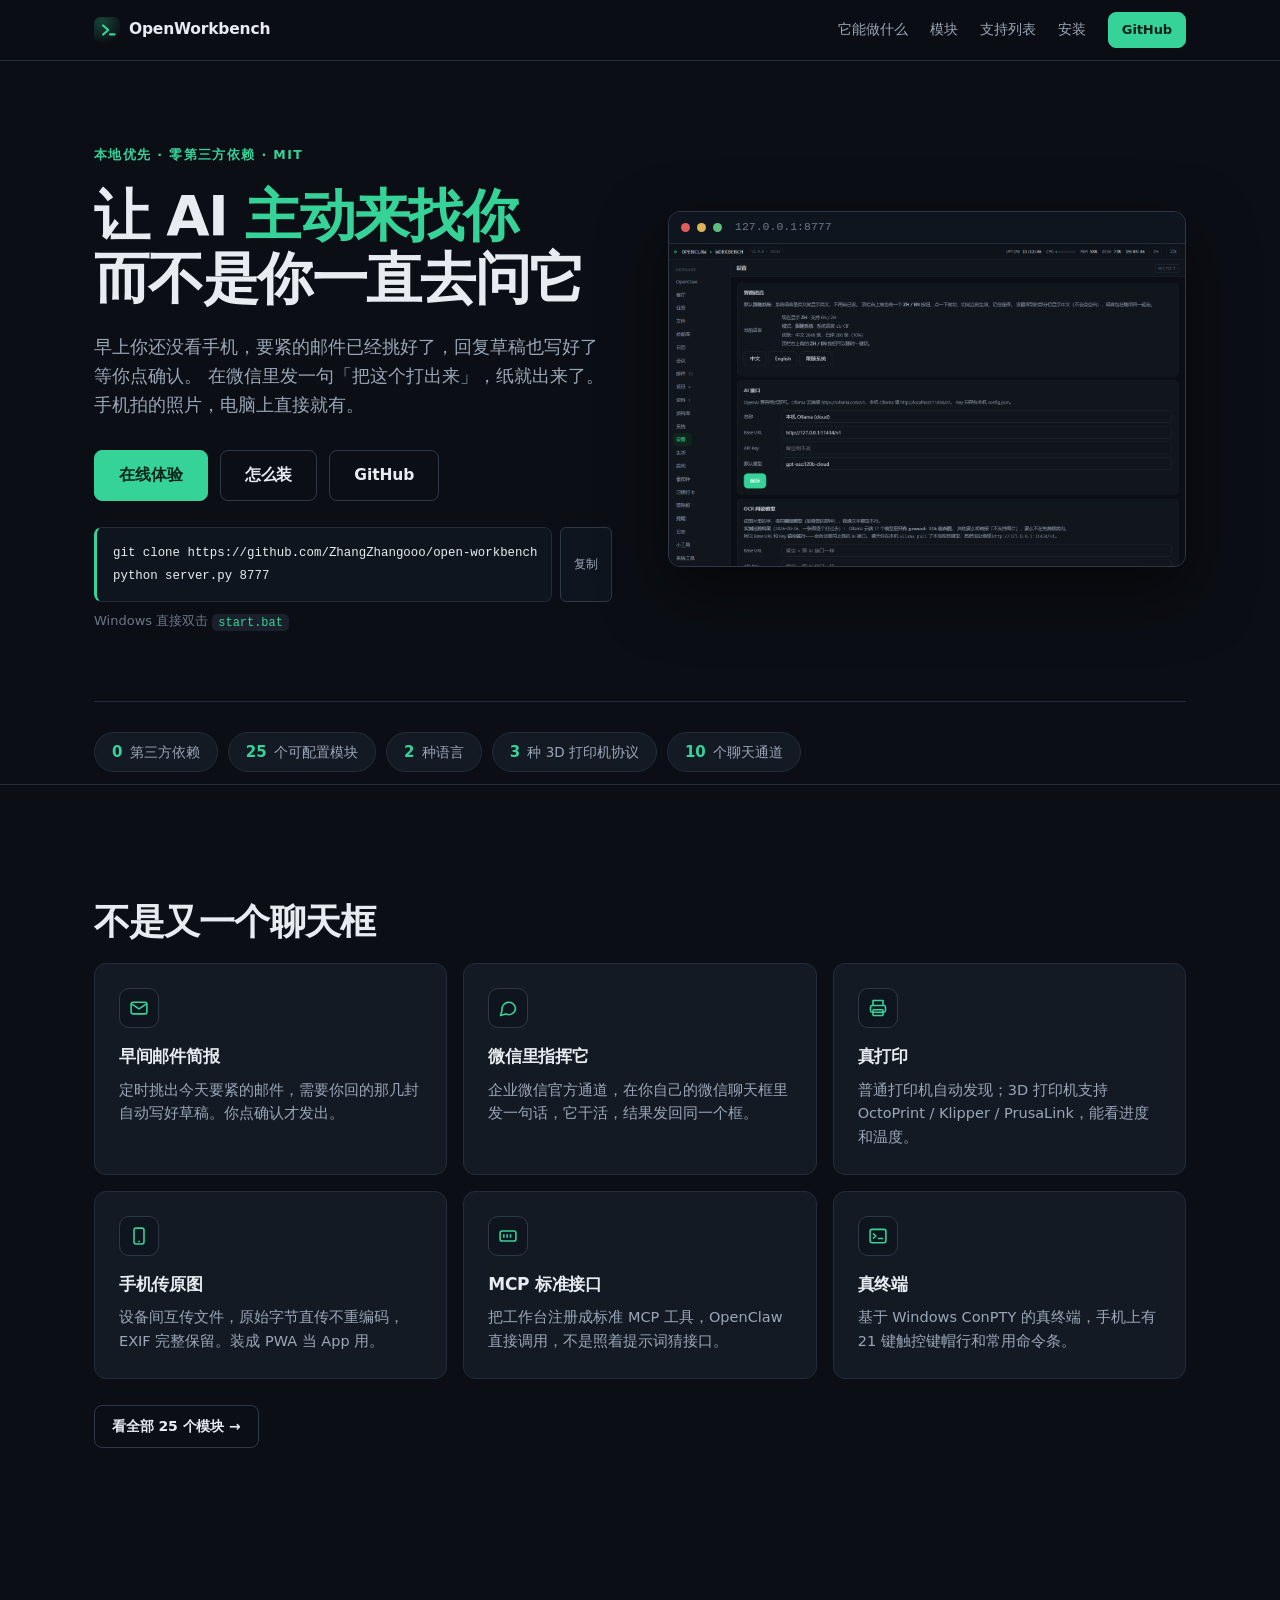
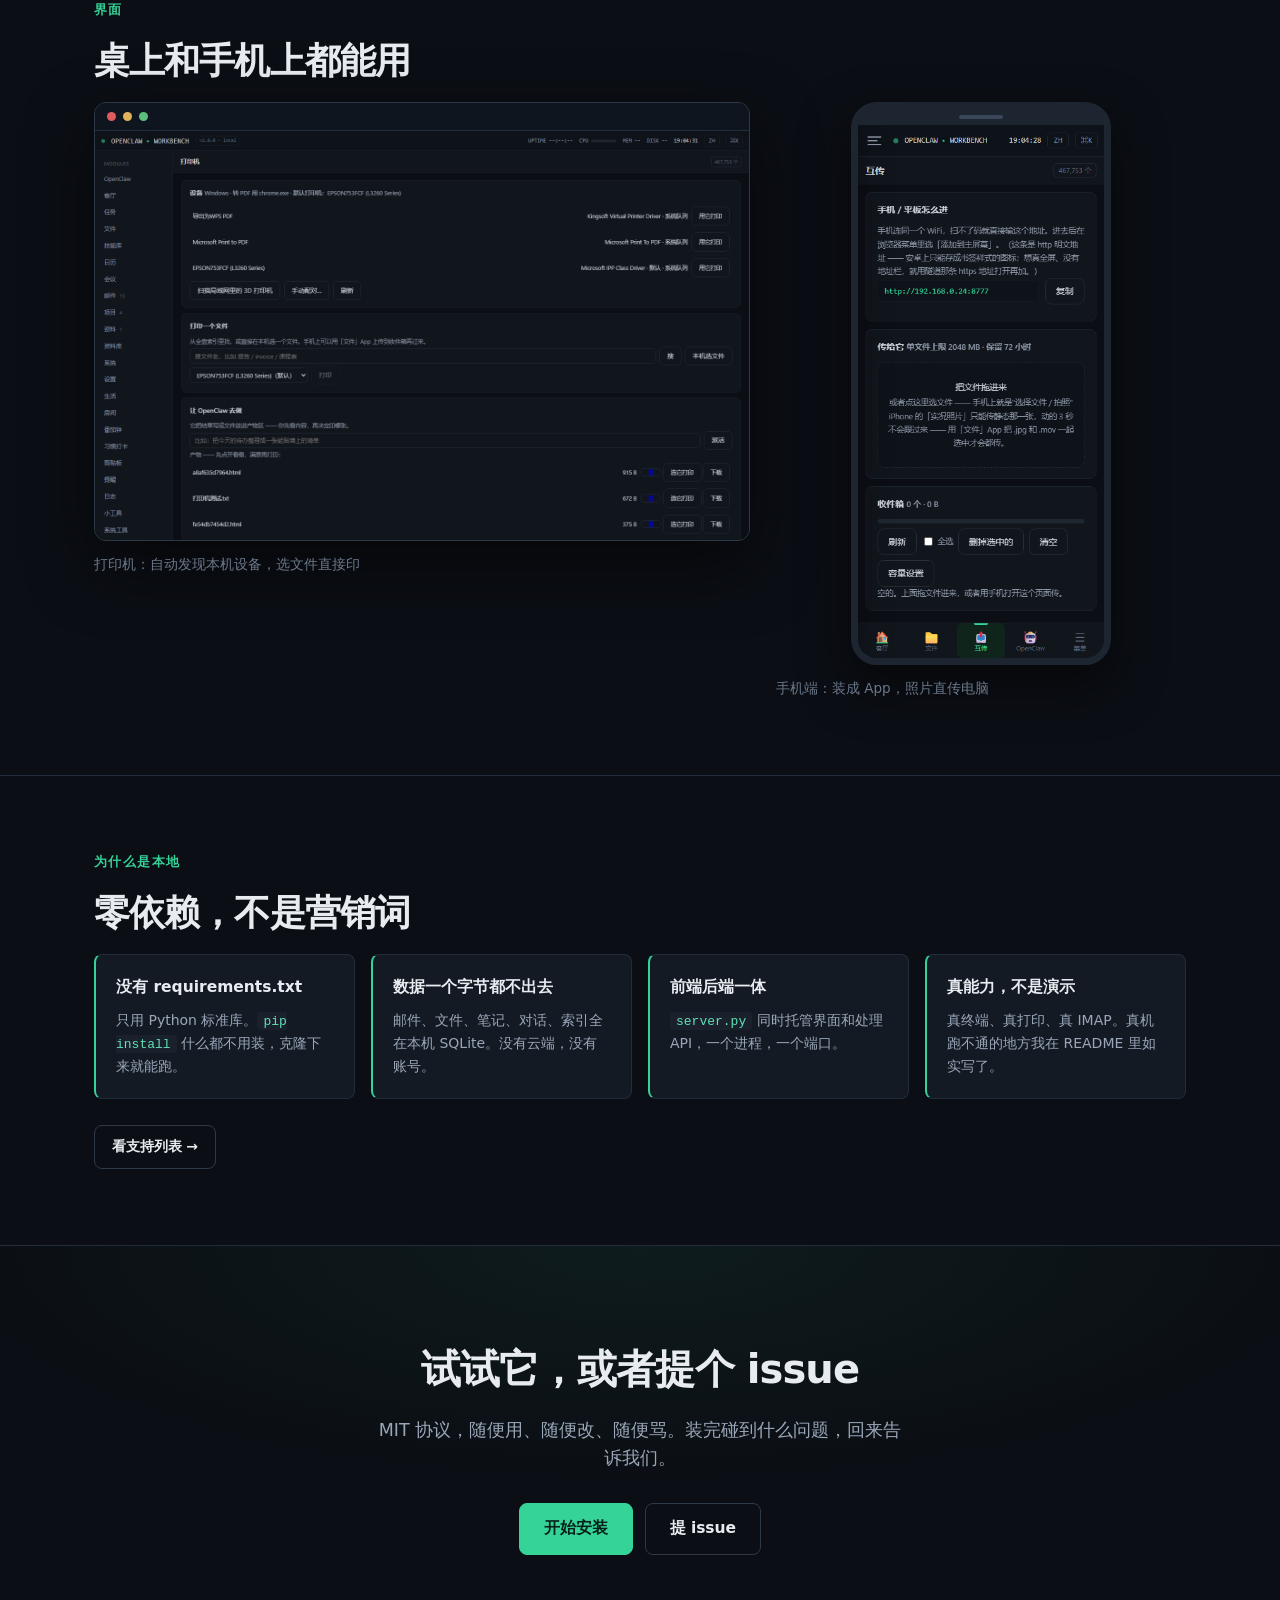
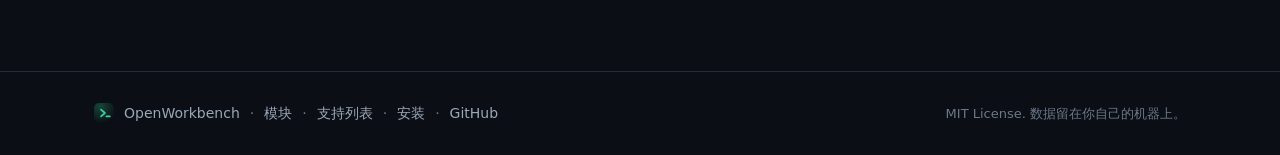
<file: docs/site/index.html>
<!DOCTYPE html>
<html lang="zh-CN">
<head>
<meta charset="utf-8">
<meta name="viewport" content="width=device-width, initial-scale=1, viewport-fit=cover">
<title>OpenWorkbench — 让 AI 主动来找你</title>
<meta name="description" content="本地优先的 AI 工作台：零第三方依赖，数据不出你的机器。早间邮件简报、微信里指挥打印、手机传原图、3D 打印机三协议、MCP 标准接口、中英双语。">
<meta property="og:type" content="website">
<meta property="og:title" content="OpenWorkbench — 让 AI 主动来找你">
<meta property="og:description" content="本地优先的 AI 工作台。零第三方依赖，数据不出你的机器。">
<meta property="og:image" content="assets/og.png">
<meta property="og:url" content="https://open-workbench.ccwu.cc/">
<meta name="twitter:card" content="summary_large_image">
<link rel="icon" href="assets/icon.svg" type="image/svg+xml">
<link rel="apple-touch-icon" href="assets/icon-192.png">
<link rel="stylesheet" href="style.css">
</head>
<body>

<header class="nav" id="nav">
  <div class="wrap nav-in">
    <button id="burger" aria-label="菜单" aria-expanded="false" aria-controls="navPanel"><span></span></button>
    <a class="brand" href="index.html">
      <img src="assets/icon.svg" alt="" width="26" height="26">
      <span>OpenWorkbench</span>
    </a>
    <nav class="links">
      <a href="index.html#does">它能做什么</a>
      <a href="modules.html">模块</a>
      <a href="integrations.html">支持列表</a>
      <a href="install.html">安装</a>
      <a href="https://github.com/ZhangZhangooo/open-workbench" class="btn btn-sm">GitHub</a>
    </nav>
  </div>
</header>

<div class="nav-panel" id="navPanel">
  <a href="index.html">首页</a>
  <a href="modules.html">25 个模块</a>
  <a href="integrations.html">支持列表</a>
  <a href="install.html">安装与运行</a>
  <a href="https://github.com/ZhangZhangooo/open-workbench">GitHub 仓库</a>
</div>

<main>

<!-- ================= HERO ================= -->
<section class="hero" id="top">
  <div class="wrap hero-in">
    <div class="hero-txt">
      <p class="eyebrow">本地优先 · 零第三方依赖 · MIT</p>
      <h1>让 AI <em>主动来找你</em><br>而不是你一直去问它</h1>
      <p class="lede">
        早上你还没看手机，要紧的邮件已经挑好了，回复草稿也写好了等你点确认。
        在微信里发一句「把这个打出来」，纸就出来了。手机拍的照片，电脑上直接就有。
      </p>
      <div class="cta">
        <a class="btn btn-lg" href="https://manman-workbench-37493.app.workbuddy.host/">在线体验</a>
        <a class="btn btn-lg btn-ghost" href="install.html">怎么装</a>
        <a class="btn btn-lg btn-ghost" href="https://github.com/ZhangZhangooo/open-workbench">GitHub</a>
      </div>
      <div class="cmdrow">
        <pre class="term"><code>git clone https://github.com/ZhangZhangooo/open-workbench
python server.py 8777</code></pre>
        <button class="copy" data-copy="git clone https://github.com/ZhangZhangooo/open-workbench
python server.py 8777">复制</button>
      </div>
      <p class="tiny">Windows 直接双击 <code>start.bat</code></p>
    </div>
    <div class="hero-shot">
      <div class="browser">
        <div class="bar"><i class="d a"></i><i class="d b"></i><i class="d c"></i><span>127.0.0.1:8777</span></div>
        <img src="assets/ui-home.png" alt="工作台界面截图">
      </div>
    </div>
  </div>
</section>

<div class="wrap">
  <ul class="pills">
    <li><b data-count="0">0</b> 第三方依赖</li>
    <li><b data-count="25">25</b> 个可配置模块</li>
    <li><b data-count="2">2</b> 种语言</li>
    <li><b data-count="3">3</b> 种 3D 打印机协议</li>
    <li><b data-count="10">10</b> 个聊天通道</li>
  </ul>
</div>

<!-- ================= 它能做什么 ================= -->
<section id="does">
  <div class="wrap">
    <p class="kicker">它能做什么</p>
    <h2>不是又一个聊天框</h2>
    <div class="cards">
      <article class="card">
        <div class="ico" aria-hidden="true"><svg viewBox="0 0 24 24" fill="none" stroke="currentColor" stroke-width="1.9" stroke-linejoin="round"><rect x="2.5" y="5" width="19" height="14" rx="2.5"/><path d="M3 7l9 6 9-6"/></svg></div>
        <h3>早间邮件简报</h3>
        <p>定时挑出今天要紧的邮件，需要你回的那几封自动写好草稿。你点确认才发出。</p>
      </article>
      <article class="card">
        <div class="ico" aria-hidden="true"><svg viewBox="0 0 24 24" fill="none" stroke="currentColor" stroke-width="1.9" stroke-linejoin="round"><path d="M21 12a8 8 0 0 1-11.6 7.1L3 21l1.9-6.4A8 8 0 1 1 21 12z"/></svg></div>
        <h3>微信里指挥它</h3>
        <p>企业微信官方通道，在你自己的微信聊天框里发一句话，它干活，结果发回同一个框。</p>
      </article>
      <article class="card">
        <div class="ico" aria-hidden="true"><svg viewBox="0 0 24 24" fill="none" stroke="currentColor" stroke-width="1.9" stroke-linejoin="round"><path d="M6 9V3h12v6"/><rect x="3" y="9" width="18" height="8" rx="2"/><rect x="6" y="14" width="12" height="7" rx="1"/></svg></div>
        <h3>真打印</h3>
        <p>普通打印机自动发现；3D 打印机支持 OctoPrint / Klipper / PrusaLink，能看进度和温度。</p>
      </article>
      <article class="card">
        <div class="ico" aria-hidden="true"><svg viewBox="0 0 24 24" fill="none" stroke="currentColor" stroke-width="1.9" stroke-linejoin="round"><rect x="6" y="2.5" width="12" height="19" rx="2.5"/><path d="M11 18.5h2"/></svg></div>
        <h3>手机传原图</h3>
        <p>设备间互传文件，原始字节直传不重编码，EXIF 完整保留。装成 PWA 当 App 用。</p>
      </article>
      <article class="card">
        <div class="ico" aria-hidden="true"><svg viewBox="0 0 24 24" fill="none" stroke="currentColor" stroke-width="1.9" stroke-linejoin="round"><rect x="2.5" y="6" width="19" height="12" rx="2.5"/><path d="M7 10v4M11 10v4M15 10v4"/></svg></div>
        <h3>MCP 标准接口</h3>
        <p>把工作台注册成标准 MCP 工具，OpenClaw 直接调用，不是照着提示词猜接口。</p>
      </article>
      <article class="card">
        <div class="ico" aria-hidden="true"><svg viewBox="0 0 24 24" fill="none" stroke="currentColor" stroke-width="1.9" stroke-linecap="round" stroke-linejoin="round"><rect x="2.5" y="4" width="19" height="16" rx="2.5"/><path d="M6.5 9.5l3 2.5-3 2.5M12.5 15h5"/></svg></div>
        <h3>真终端</h3>
        <p>基于 Windows ConPTY 的真终端，手机上有 21 键触控键帽行和常用命令条。</p>
      </article>
    </div>
    <div class="more">
      <a class="btn btn-ghost" href="modules.html">看全部 25 个模块 →</a>
    </div>
  </div>
</section>

<!-- ================= 界面 ================= -->
<section id="shots">
  <div class="wrap">
    <p class="kicker">界面</p>
    <h2>桌上和手机上都能用</h2>
    <div class="shots">
      <figure>
        <div class="browser sm"><div class="bar"><i class="d a"></i><i class="d b"></i><i class="d c"></i></div>
          <img src="assets/ui-printer.png" alt="打印机模块界面"></div>
        <figcaption>打印机：自动发现本机设备，选文件直接印</figcaption>
      </figure>
      <figure>
        <div class="phone">
          <div class="notch"></div>
          <img src="assets/ui-mobile-transfer.png" alt="手机端互传文件界面">
        </div>
        <figcaption>手机端：装成 App，照片直传电脑</figcaption>
      </figure>
    </div>
  </div>
</section>

<!-- ================= 为什么 ================= -->
<section id="why">
  <div class="wrap">
    <p class="kicker">为什么是本地</p>
    <h2>零依赖，不是营销词</h2>
    <div class="why-grid">
      <div class="why">
        <h3>没有 requirements.txt</h3>
        <p>只用 Python 标准库。<code>pip install</code> 什么都不用装，克隆下来就能跑。</p>
      </div>
      <div class="why">
        <h3>数据一个字节都不出去</h3>
        <p>邮件、文件、笔记、对话、索引全在本机 SQLite。没有云端，没有账号。</p>
      </div>
      <div class="why">
        <h3>前端后端一体</h3>
        <p><code>server.py</code> 同时托管界面和处理 API，一个进程，一个端口。</p>
      </div>
      <div class="why">
        <h3>真能力，不是演示</h3>
        <p>真终端、真打印、真 IMAP。真机跑不通的地方我在 README 里如实写了。</p>
      </div>
    </div>
    <div class="more">
      <a class="btn btn-ghost" href="integrations.html">看支持列表 →</a>
    </div>
  </div>
</section>

<!-- ================= CTA ================= -->
<section class="final">
  <div class="wrap final-in">
    <h2>试试它，或者提个 issue</h2>
    <p class="lede">MIT 协议，随便用、随便改、随便骂。装完碰到什么问题，回来告诉我们。</p>
    <div class="cta">
      <a class="btn btn-lg" href="install.html">开始安装</a>
      <a class="btn btn-lg btn-ghost" href="https://github.com/ZhangZhangooo/open-workbench/issues">提 issue</a>
    </div>
  </div>
</section>

</main>

<footer>
  <div class="wrap foot">
    <div class="foot-l">
      <img src="assets/icon.svg" alt="" width="20" height="20">
      <span>OpenWorkbench</span>
      <span class="sep">·</span>
      <a href="modules.html">模块</a>
      <span class="sep">·</span>
      <a href="integrations.html">支持列表</a>
      <span class="sep">·</span>
      <a href="install.html">安装</a>
      <span class="sep">·</span>
      <a href="https://github.com/ZhangZhangooo/open-workbench">GitHub</a>
    </div>
    <p class="foot-r">MIT License. 数据留在你自己的机器上。</p>
  </div>
</footer>

<script src="app.js"></script>
</body>
</html>
</file>
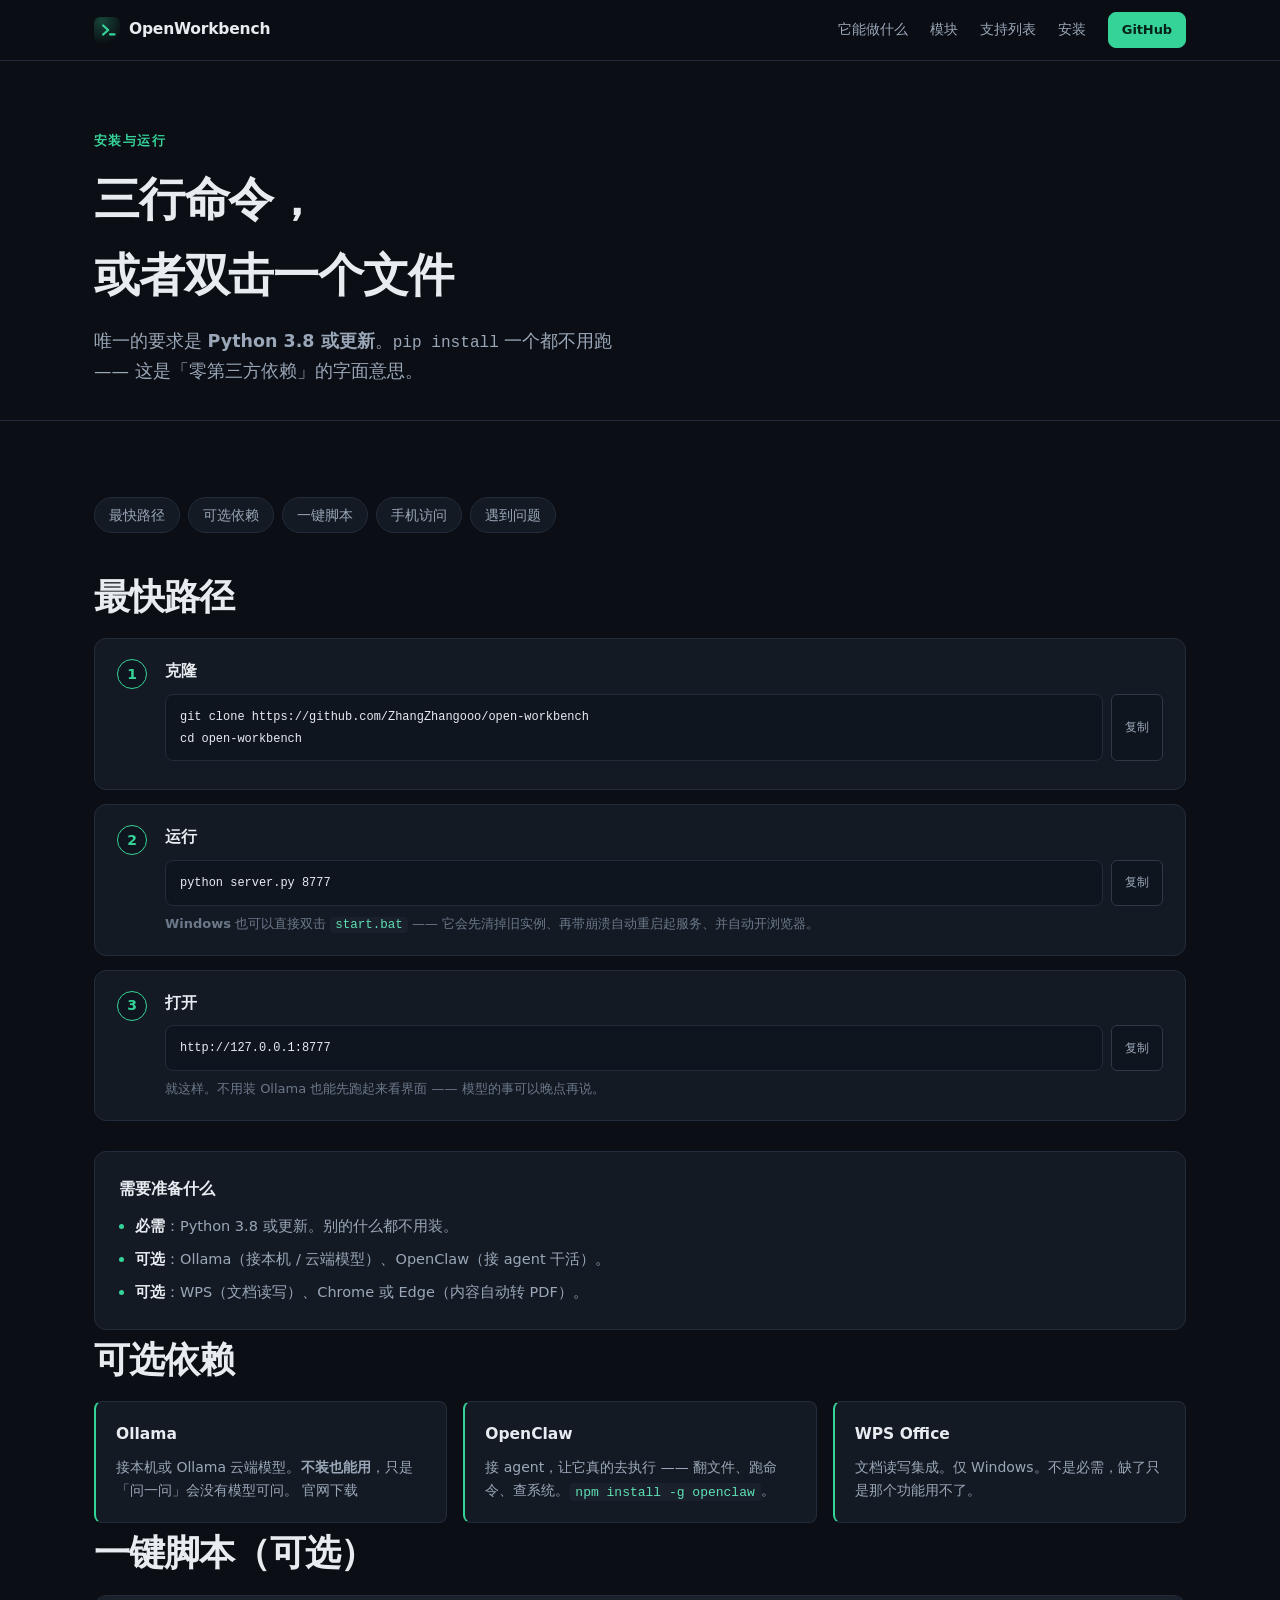
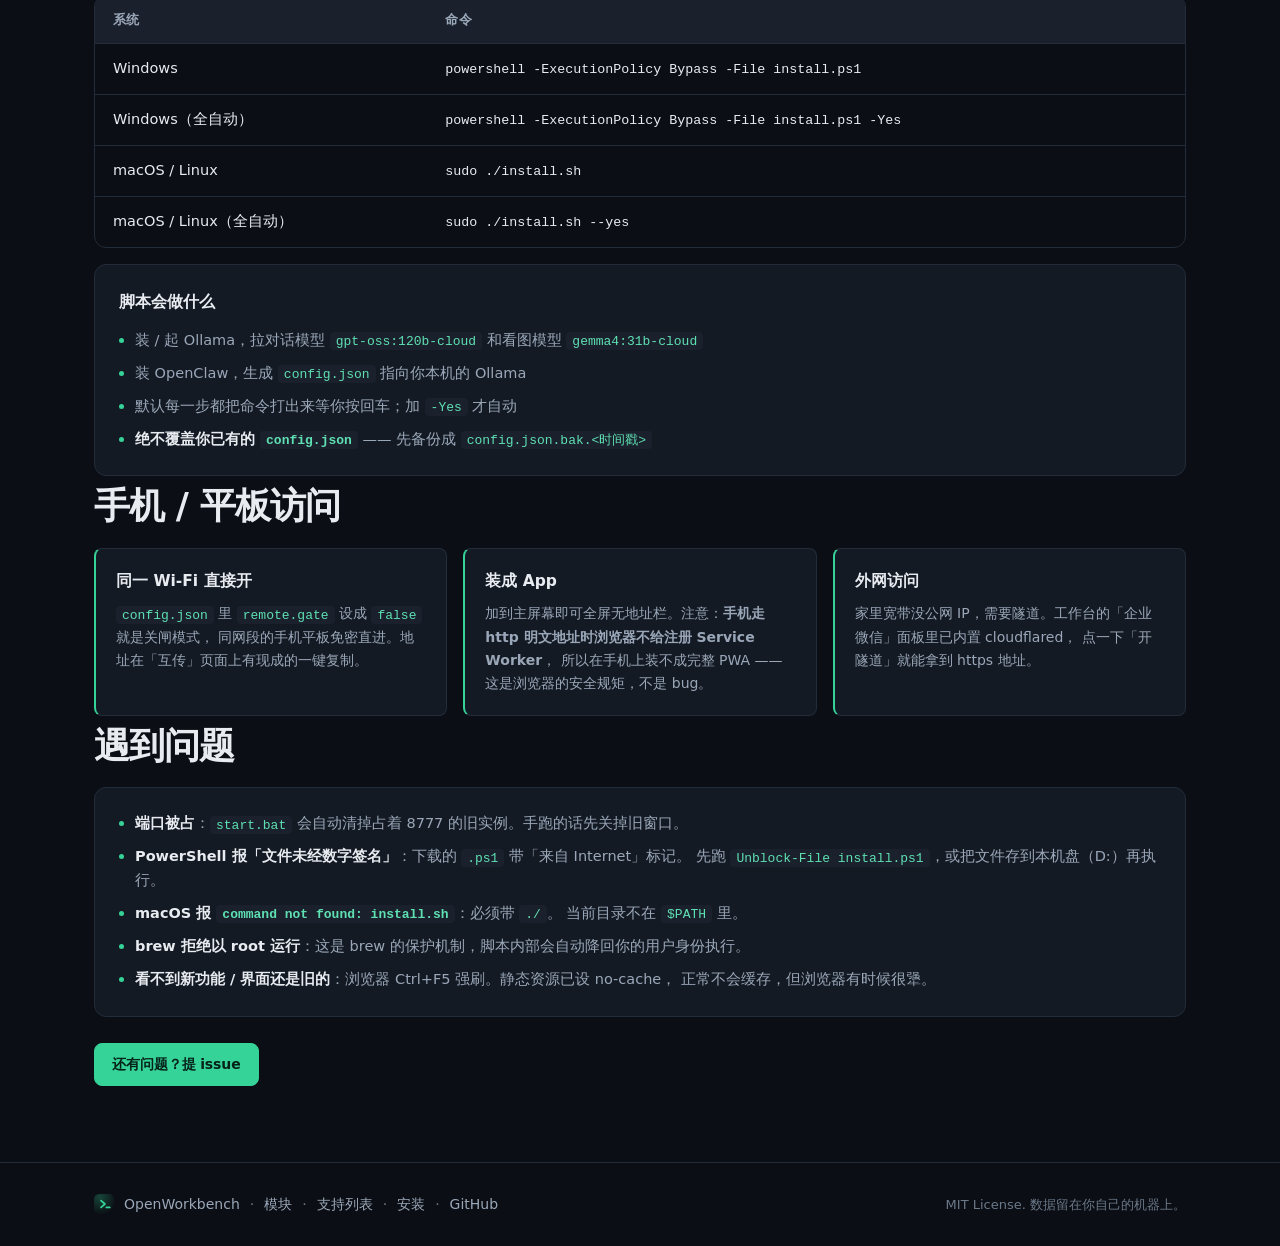
<file: docs/site/install.html>
<!DOCTYPE html>
<html lang="zh-CN">
<head>
<meta charset="utf-8">
<meta name="viewport" content="width=device-width, initial-scale=1, viewport-fit=cover">
<title>安装与运行 — OpenWorkbench</title>
<meta name="description" content="OpenWorkbench 安装：只要 Python 3.8+，不用 pip install。Windows 双击 start.bat，macOS/Linux 三行命令。">
<meta property="og:title" content="安装与运行 — OpenWorkbench">
<meta property="og:description" content="只要 Python 3.8+，不用 pip install。">
<meta property="og:image" content="assets/og.png">
<link rel="icon" href="assets/icon.svg" type="image/svg+xml">
<link rel="apple-touch-icon" href="assets/icon-192px.png">
<link rel="stylesheet" href="style.css">
</head>
<body>

<header class="nav" id="nav">
  <div class="wrap nav-in">
    <button id="burger" aria-label="菜单" aria-expanded="false" aria-controls="navPanel"><span></span></button>
    <a class="brand" href="index.html"><img src="assets/icon.svg" alt="" width="26" height="26"><span>OpenWorkbench</span></a>
    <nav class="links">
      <a href="index.html#does">它能做什么</a>
      <a href="modules.html">模块</a>
      <a href="integrations.html">支持列表</a>
      <a href="install.html">安装</a>
      <a href="https://github.com/ZhangZhangooo/open-workbench" class="btn btn-sm">GitHub</a>
    </nav>
  </div>
</header>

<div class="nav-panel" id="navPanel">
  <a href="index.html">首页</a>
  <a href="modules.html">25 个模块</a>
  <a href="integrations.html">支持列表</a>
  <a href="install.html">安装与运行</a>
  <a href="https://github.com/ZhangZhangooo/open-workbench">GitHub 仓库</a>
</div>

<main>

<section class="pagehead">
  <div class="wrap">
    <p class="kicker">安装与运行</p>
    <h1>三行命令，<br>或者双击一个文件</h1>
    <p class="lede">
      唯一的要求是 <b>Python 3.8 或更新</b>。<code>pip install</code> 一个都不用跑 ——
      这是「零第三方依赖」的字面意思。
    </p>
  </div>
</section>

<section>
  <div class="wrap">
    <div class="subnav">
      <a href="#quick">最快路径</a>
      <a href="#env">可选依赖</a>
      <a href="#full">一键脚本</a>
      <a href="#mobile">手机访问</a>
      <a href="#trouble">遇到问题</a>
    </div>

    <!-- ===== 最快路径 ===== -->
    <h2 id="quick">最快路径</h2>
    <div class="steps">
      <div class="step">
        <span class="n">1</span>
        <div>
          <h3>克隆</h3>
          <div class="cmdrow">
            <pre class="term"><code>git clone https://github.com/ZhangZhangooo/open-workbench
cd open-workbench</code></pre>
            <button class="copy" data-copy="git clone https://github.com/ZhangZhangooo/open-workbench
cd open-workbench">复制</button>
          </div>
        </div>
      </div>
      <div class="step">
        <span class="n">2</span>
        <div>
          <h3>运行</h3>
          <div class="cmdrow">
            <pre class="term"><code>python server.py 8777</code></pre>
            <button class="copy" data-copy="python server.py 8777">复制</button>
          </div>
          <p class="note"><b>Windows</b> 也可以直接双击 <code>start.bat</code> —— 它会先清掉旧实例、再带崩溃自动重启起服务、并自动开浏览器。</p>
        </div>
      </div>
      <div class="step">
        <span class="n">3</span>
        <div>
          <h3>打开</h3>
          <div class="cmdrow">
            <pre class="term"><code>http://127.0.0.1:8777</code></pre>
            <button class="copy" data-copy="http://127.0.0.1:8777">复制</button>
          </div>
          <p class="note">就这样。不用装 Ollama 也能先跑起来看界面 —— 模型的事可以晚点再说。</p>
        </div>
      </div>
    </div>

    <div class="reqs">
      <h3>需要准备什么</h3>
      <ul>
        <li><b>必需</b>：Python 3.8 或更新。别的什么都不用装。</li>
        <li><b>可选</b>：Ollama（接本机 / 云端模型）、OpenClaw（接 agent 干活）。</li>
        <li><b>可选</b>：WPS（文档读写）、Chrome 或 Edge（内容自动转 PDF）。</li>
      </ul>
    </div>

    <!-- ===== 可选依赖 ===== -->
    <h2 id="env">可选依赖</h2>
    <div class="why-grid">
      <div class="why">
        <h3>Ollama</h3>
        <p>接本机或 Ollama 云端模型。<b>不装也能用</b>，只是「问一问」会没有模型可问。
        <a href="https://ollama.com/download" target="_blank" rel="noopener">官网下载</a></p>
      </div>
      <div class="why">
        <h3>OpenClaw</h3>
        <p>接 agent，让它真的去执行 —— 翻文件、跑命令、查系统。<code>npm install -g openclaw</code>。</p>
      </div>
      <div class="why">
        <h3>WPS Office</h3>
        <p>文档读写集成。仅 Windows。不是必需，缺了只是那个功能用不了。</p>
      </div>
    </div>

    <!-- ===== 一键脚本 ===== -->
    <h2 id="full">一键脚本（可选）</h2>
    <div class="table-wrap">
      <table>
        <thead><tr><th>系统</th><th>命令</th></tr></thead>
        <tbody>
          <tr><td>Windows</td><td><code>powershell -ExecutionPolicy Bypass -File install.ps1</code></td></tr>
          <tr><td>Windows（全自动）</td><td><code>powershell -ExecutionPolicy Bypass -File install.ps1 -Yes</code></td></tr>
          <tr><td>macOS / Linux</td><td><code>sudo ./install.sh</code></td></tr>
          <tr><td>macOS / Linux（全自动）</td><td><code>sudo ./install.sh --yes</code></td></tr>
        </tbody>
      </table>
    </div>
    <div class="reqs" style="margin-top:16px">
      <h3>脚本会做什么</h3>
      <ul>
        <li>装 / 起 Ollama，拉对话模型 <code>gpt-oss:120b-cloud</code> 和看图模型 <code>gemma4:31b-cloud</code></li>
        <li>装 OpenClaw，生成 <code>config.json</code> 指向你本机的 Ollama</li>
        <li>默认每一步都把命令打出来等你按回车；加 <code>-Yes</code> 才自动</li>
        <li><b>绝不覆盖你已有的 <code>config.json</code></b> —— 先备份成 <code>config.json.bak.&lt;时间戳&gt;</code></li>
      </ul>
    </div>

    <!-- ===== 手机访问 ===== -->
    <h2 id="mobile">手机 / 平板访问</h2>
    <div class="why-grid">
      <div class="why">
        <h3>同一 Wi-Fi 直接开</h3>
        <p><code>config.json</code> 里 <code>remote.gate</code> 设成 <code>false</code> 就是关闸模式，
        同网段的手机平板免密直进。地址在「互传」页面上有现成的一键复制。</p>
      </div>
      <div class="why">
        <h3>装成 App</h3>
        <p>加到主屏幕即可全屏无地址栏。注意：<b>手机走 http 明文地址时浏览器不给注册 Service Worker</b>，
        所以在手机上装不成完整 PWA —— 这是浏览器的安全规矩，不是 bug。</p>
      </div>
      <div class="why">
        <h3>外网访问</h3>
        <p>家里宽带没公网 IP，需要隧道。工作台的「企业微信」面板里已内置 cloudflared，
        点一下「开隧道」就能拿到 https 地址。</p>
      </div>
    </div>

    <!-- ===== 排错 ===== -->
    <h2 id="trouble">遇到问题</h2>
    <div class="reqs">
      <ul>
        <li><b>端口被占</b>：<code>start.bat</code> 会自动清掉占着 8777 的旧实例。手跑的话先关掉旧窗口。</li>
        <li><b>PowerShell 报「文件未经数字签名」</b>：下载的 <code>.ps1</code> 带「来自 Internet」标记。
            先跑 <code>Unblock-File install.ps1</code>，或把文件存到本机盘（D:）再执行。</li>
        <li><b>macOS 报 <code>command not found: install.sh</code></b>：必须带 <code>./</code>。
            当前目录不在 <code>$PATH</code> 里。</li>
        <li><b>brew 拒绝以 root 运行</b>：这是 brew 的保护机制，脚本内部会自动降回你的用户身份执行。</li>
        <li><b>看不到新功能 / 界面还是旧的</b>：浏览器 Ctrl+F5 强刷。静态资源已设 no-cache，
            正常不会缓存，但浏览器有时候很犟。</li>
      </ul>
    </div>

    <div class="more">
      <a class="btn" href="https://github.com/ZhangZhangooo/open-workbench/issues">还有问题？提 issue</a>
    </div>
  </div>
</section>

</main>

<footer>
  <div class="wrap foot">
    <div class="foot-l">
      <img src="assets/icon.svg" alt="" width="20" height="20">
      <span>OpenWorkbench</span><span class="sep">·</span>
      <a href="modules.html">模块</a><span class="sep">·</span>
      <a href="integrations.html">支持列表</a><span class="sep">·</span>
      <a href="install.html">安装</a><span class="sep">·</span>
      <a href="https://github.com/ZhangZhangooo/open-workbench">GitHub</a>
    </div>
    <p class="foot-r">MIT License. 数据留在你自己的机器上。</p>
  </div>
</footer>

<script src="app.js"></script>
</body>
</html>
</file>
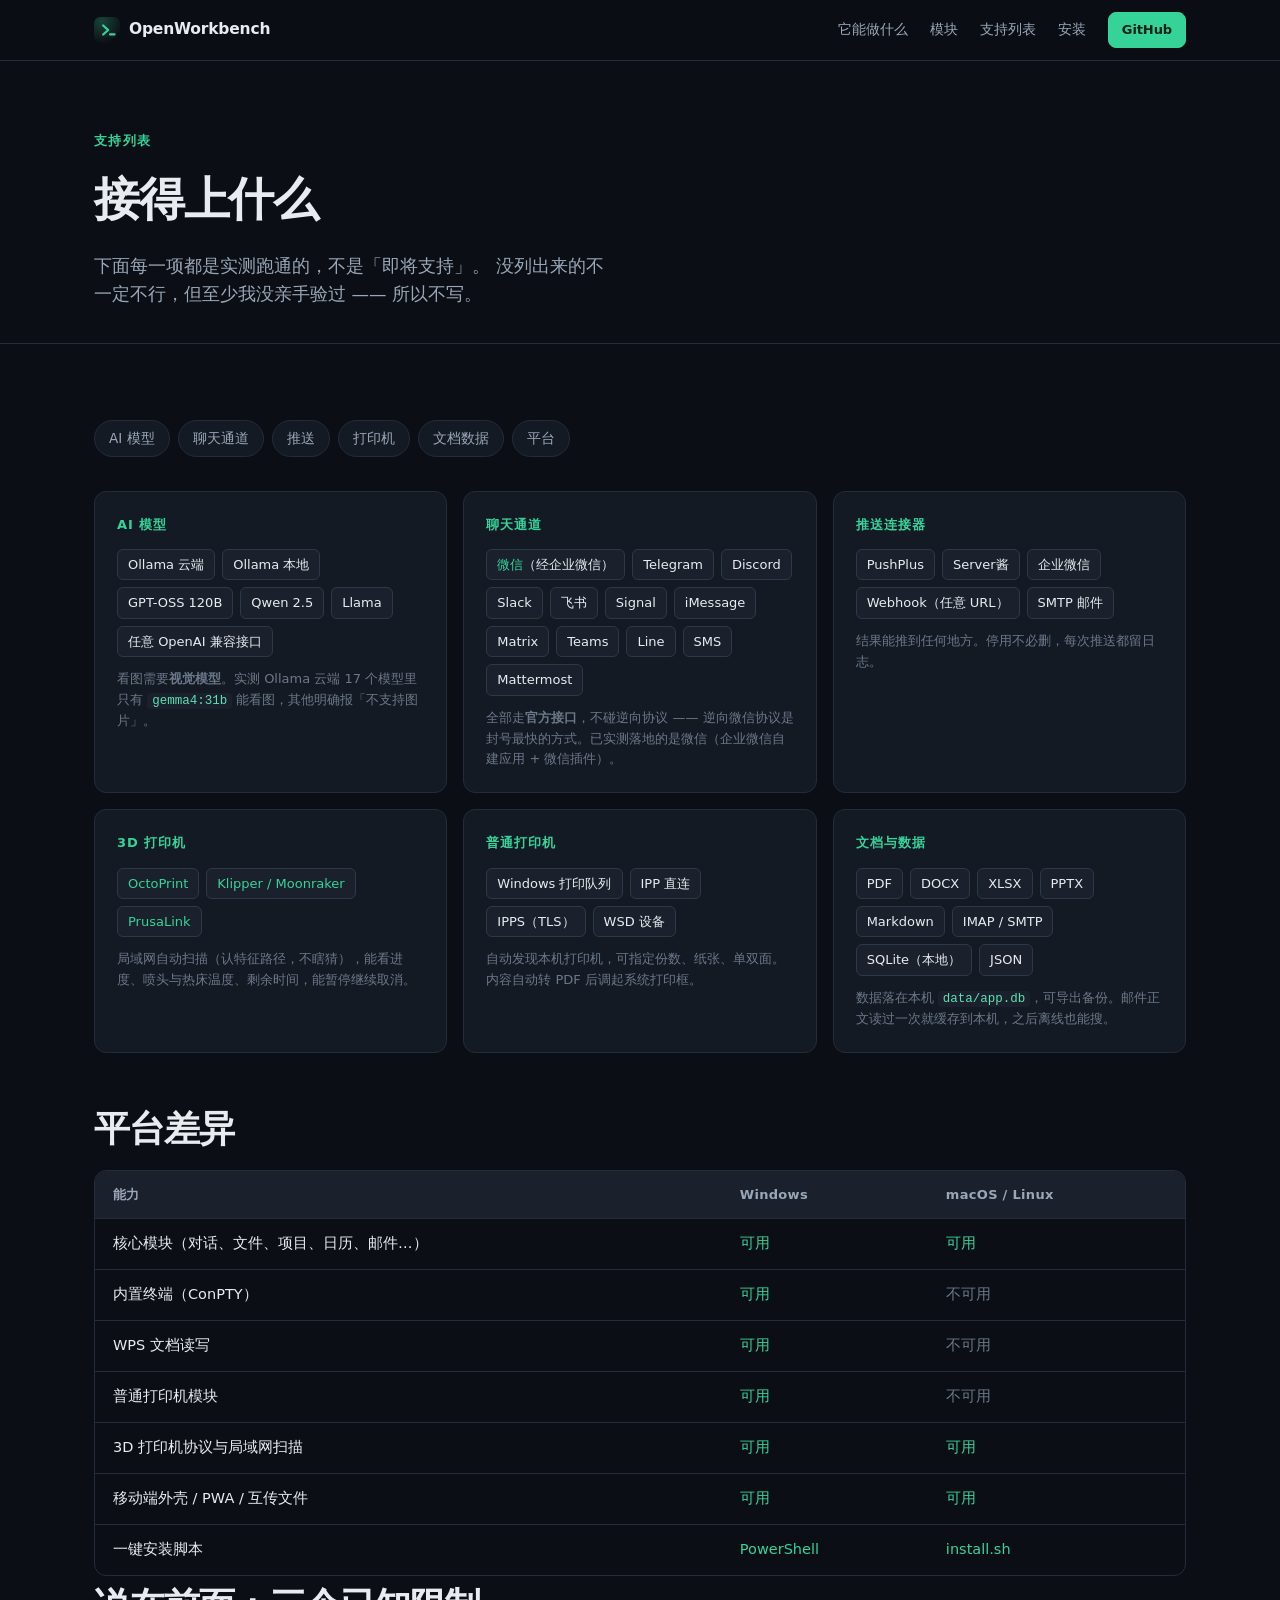
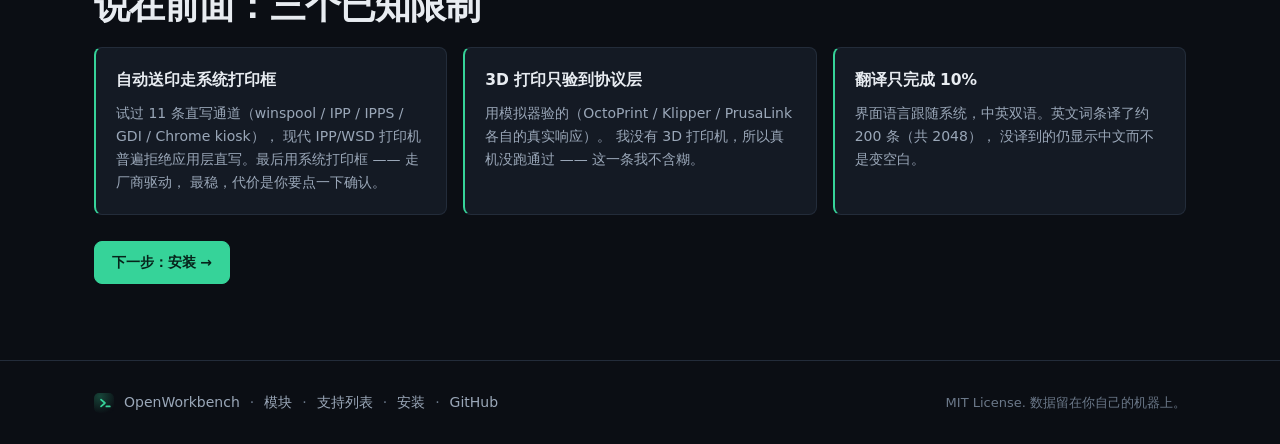
<file: docs/site/integrations.html>
<!DOCTYPE html>
<html lang="zh-CN">
<head>
<meta charset="utf-8">
<meta name="viewport" content="width=device-width, initial-scale=1, viewport-fit=cover">
<title>支持列表 — OpenWorkbench</title>
<meta name="description" content="OpenWorkbench 接得上什么：AI 模型、10 个聊天通道、5 个推送连接器、3 种 3D 打印机协议、IPP/IPPS 打印、IMAP/SMTP 邮件、各类文档格式。全部实测跑通。">
<meta property="og:title" content="支持列表 — OpenWorkbench">
<meta property="og:description" content="接得上什么，全部实测跑通。">
<meta property="og:image" content="assets/og.png">
<link rel="icon" href="assets/icon.svg" type="image/svg+xml">
<link rel="apple-touch-icon" href="assets/icon-192.png">
<link rel="stylesheet" href="style.css">
</head>
<body>

<header class="nav" id="nav">
  <div class="wrap nav-in">
    <button id="burger" aria-label="菜单" aria-expanded="false" aria-controls="navPanel"><span></span></button>
    <a class="brand" href="index.html"><img src="assets/icon.svg" alt="" width="26" height="26"><span>OpenWorkbench</span></a>
    <nav class="links">
      <a href="index.html#does">它能做什么</a>
      <a href="modules.html">模块</a>
      <a href="integrations.html">支持列表</a>
      <a href="install.html">安装</a>
      <a href="https://github.com/ZhangZhangooo/open-workbench" class="btn btn-sm">GitHub</a>
    </nav>
  </div>
</header>

<div class="nav-panel" id="navPanel">
  <a href="index.html">首页</a>
  <a href="modules.html">25 个模块</a>
  <a href="integrations.html">支持列表</a>
  <a href="install.html">安装与运行</a>
  <a href="https://github.com/ZhangZhangooo/open-workbench">GitHub 仓库</a>
</div>

<main>

<section class="pagehead">
  <div class="wrap">
    <p class="kicker">支持列表</p>
    <h1>接得上什么</h1>
    <p class="lede">
      下面每一项都是实测跑通的，不是「即将支持」。
      没列出来的不一定不行，但至少我没亲手验过 —— 所以不写。
    </p>
  </div>
</section>

<section>
  <div class="wrap">
    <div class="subnav">
      <a href="#models">AI 模型</a>
      <a href="#channels">聊天通道</a>
      <a href="#push">推送</a>
      <a href="#printer">打印机</a>
      <a href="#docs">文档数据</a>
      <a href="#platform">平台</a>
    </div>

    <div class="sup-grid">
      <div class="sup" id="models">
        <h3>AI 模型</h3>
        <ul class="chips">
          <li>Ollama 云端</li>
          <li>Ollama 本地</li>
          <li>GPT-OSS 120B</li>
          <li>Qwen 2.5</li>
          <li>Llama</li>
          <li>任意 OpenAI 兼容接口</li>
        </ul>
        <p class="note">看图需要<b>视觉模型</b>。实测 Ollama 云端 17 个模型里只有 <code>gemma4:31b</code> 能看图，其他明确报「不支持图片」。</p>
      </div>

      <div class="sup" id="channels">
        <h3>聊天通道</h3>
        <ul class="chips">
          <li><span class="ok">微信</span>（经企业微信）</li>
          <li>Telegram</li>
          <li>Discord</li>
          <li>Slack</li>
          <li>飞书</li>
          <li>Signal</li>
          <li>iMessage</li>
          <li>Matrix</li>
          <li>Teams</li>
          <li>Line</li>
          <li>SMS</li>
          <li>Mattermost</li>
        </ul>
        <p class="note">全部走<b>官方接口</b>，不碰逆向协议 —— 逆向微信协议是封号最快的方式。已实测落地的是微信（企业微信自建应用 + 微信插件）。</p>
      </div>

      <div class="sup" id="push">
        <h3>推送连接器</h3>
        <ul class="chips">
          <li>PushPlus</li>
          <li>Server酱</li>
          <li>企业微信</li>
          <li>Webhook（任意 URL）</li>
          <li>SMTP 邮件</li>
        </ul>
        <p class="note">结果能推到任何地方。停用不必删，每次推送都留日志。</p>
      </div>

      <div class="sup" id="printer3d">
        <h3>3D 打印机</h3>
        <ul class="chips">
          <li><span class="ok">OctoPrint</span></li>
          <li><span class="ok">Klipper / Moonraker</span></li>
          <li><span class="ok">PrusaLink</span></li>
        </ul>
        <p class="note">局域网自动扫描（认特征路径，不瞎猜），能看进度、喷头与热床温度、剩余时间，能暂停继续取消。</p>
      </div>

      <div class="sup" id="printer">
        <h3>普通打印机</h3>
        <ul class="chips">
          <li>Windows 打印队列</li>
          <li>IPP 直连</li>
          <li>IPPS（TLS）</li>
          <li>WSD 设备</li>
        </ul>
        <p class="note">自动发现本机打印机，可指定份数、纸张、单双面。内容自动转 PDF 后调起系统打印框。</p>
      </div>

      <div class="sup" id="docs">
        <h3>文档与数据</h3>
        <ul class="chips">
          <li>PDF</li>
          <li>DOCX</li>
          <li>XLSX</li>
          <li>PPTX</li>
          <li>Markdown</li>
          <li>IMAP / SMTP</li>
          <li>SQLite（本地）</li>
          <li>JSON</li>
        </ul>
        <p class="note">数据落在本机 <code>data/app.db</code>，可导出备份。邮件正文读过一次就缓存到本机，之后离线也能搜。</p>
      </div>
    </div>

    <!-- ===== 平台差异 ===== -->
    <h2 id="platform">平台差异</h2>
    <p class="table-hint">← 表格可以左右滑动看</p>
    <div class="table-wrap">
      <table>
        <thead>
          <tr><th>能力</th><th>Windows</th><th>macOS / Linux</th></tr>
        </thead>
        <tbody>
          <tr><td>核心模块（对话、文件、项目、日历、邮件…）</td><td class="ok">可用</td><td class="ok">可用</td></tr>
          <tr><td>内置终端（ConPTY）</td><td class="ok">可用</td><td class="no">不可用</td></tr>
          <tr><td>WPS 文档读写</td><td class="ok">可用</td><td class="no">不可用</td></tr>
          <tr><td>普通打印机模块</td><td class="ok">可用</td><td class="no">不可用</td></tr>
          <tr><td>3D 打印机协议与局域网扫描</td><td class="ok">可用</td><td class="ok">可用</td></tr>
          <tr><td>移动端外壳 / PWA / 互传文件</td><td class="ok">可用</td><td class="ok">可用</td></tr>
          <tr><td>一键安装脚本</td><td class="ok">PowerShell</td><td class="ok">install.sh</td></tr>
        </tbody>
      </table>
    </div>

    <!-- ===== 已知限制 ===== -->
    <h2>说在前面：三个已知限制</h2>
    <div class="why-grid">
      <div class="why">
        <h3>自动送印走系统打印框</h3>
        <p>试过 11 条直写通道（winspool / IPP / IPPS / GDI / Chrome kiosk），
        现代 IPP/WSD 打印机普遍拒绝应用层直写。最后用系统打印框 —— 走厂商驱动，
        最稳，代价是你要点一下确认。</p>
      </div>
      <div class="why">
        <h3>3D 打印只验到协议层</h3>
        <p>用模拟器验的（OctoPrint / Klipper / PrusaLink 各自的真实响应）。
        我没有 3D 打印机，所以真机没跑通过 —— 这一条我不含糊。</p>
      </div>
      <div class="why">
        <h3>翻译只完成 10%</h3>
        <p>界面语言跟随系统，中英双语。英文词条译了约 200 条（共 2048），
        没译到的仍显示中文而不是变空白。</p>
      </div>
    </div>

    <div class="more">
      <a class="btn" href="install.html">下一步：安装 →</a>
    </div>
  </div>
</section>

</main>

<footer>
  <div class="wrap foot">
    <div class="foot-l">
      <img src="assets/icon.svg" alt="" width="20" height="20">
      <span>OpenWorkbench</span><span class="sep">·</span>
      <a href="modules.html">模块</a><span class="sep">·</span>
      <a href="integrations.html">支持列表</a><span class="sep">·</span>
      <a href="install.html">安装</a><span class="sep">·</span>
      <a href="https://github.com/ZhangZhangooo/open-workbench">GitHub</a>
    </div>
    <p class="foot-r">MIT License. 数据留在你自己的机器上。</p>
  </div>
</footer>

<script src="app.js"></script>
</body>
</html>
</file>
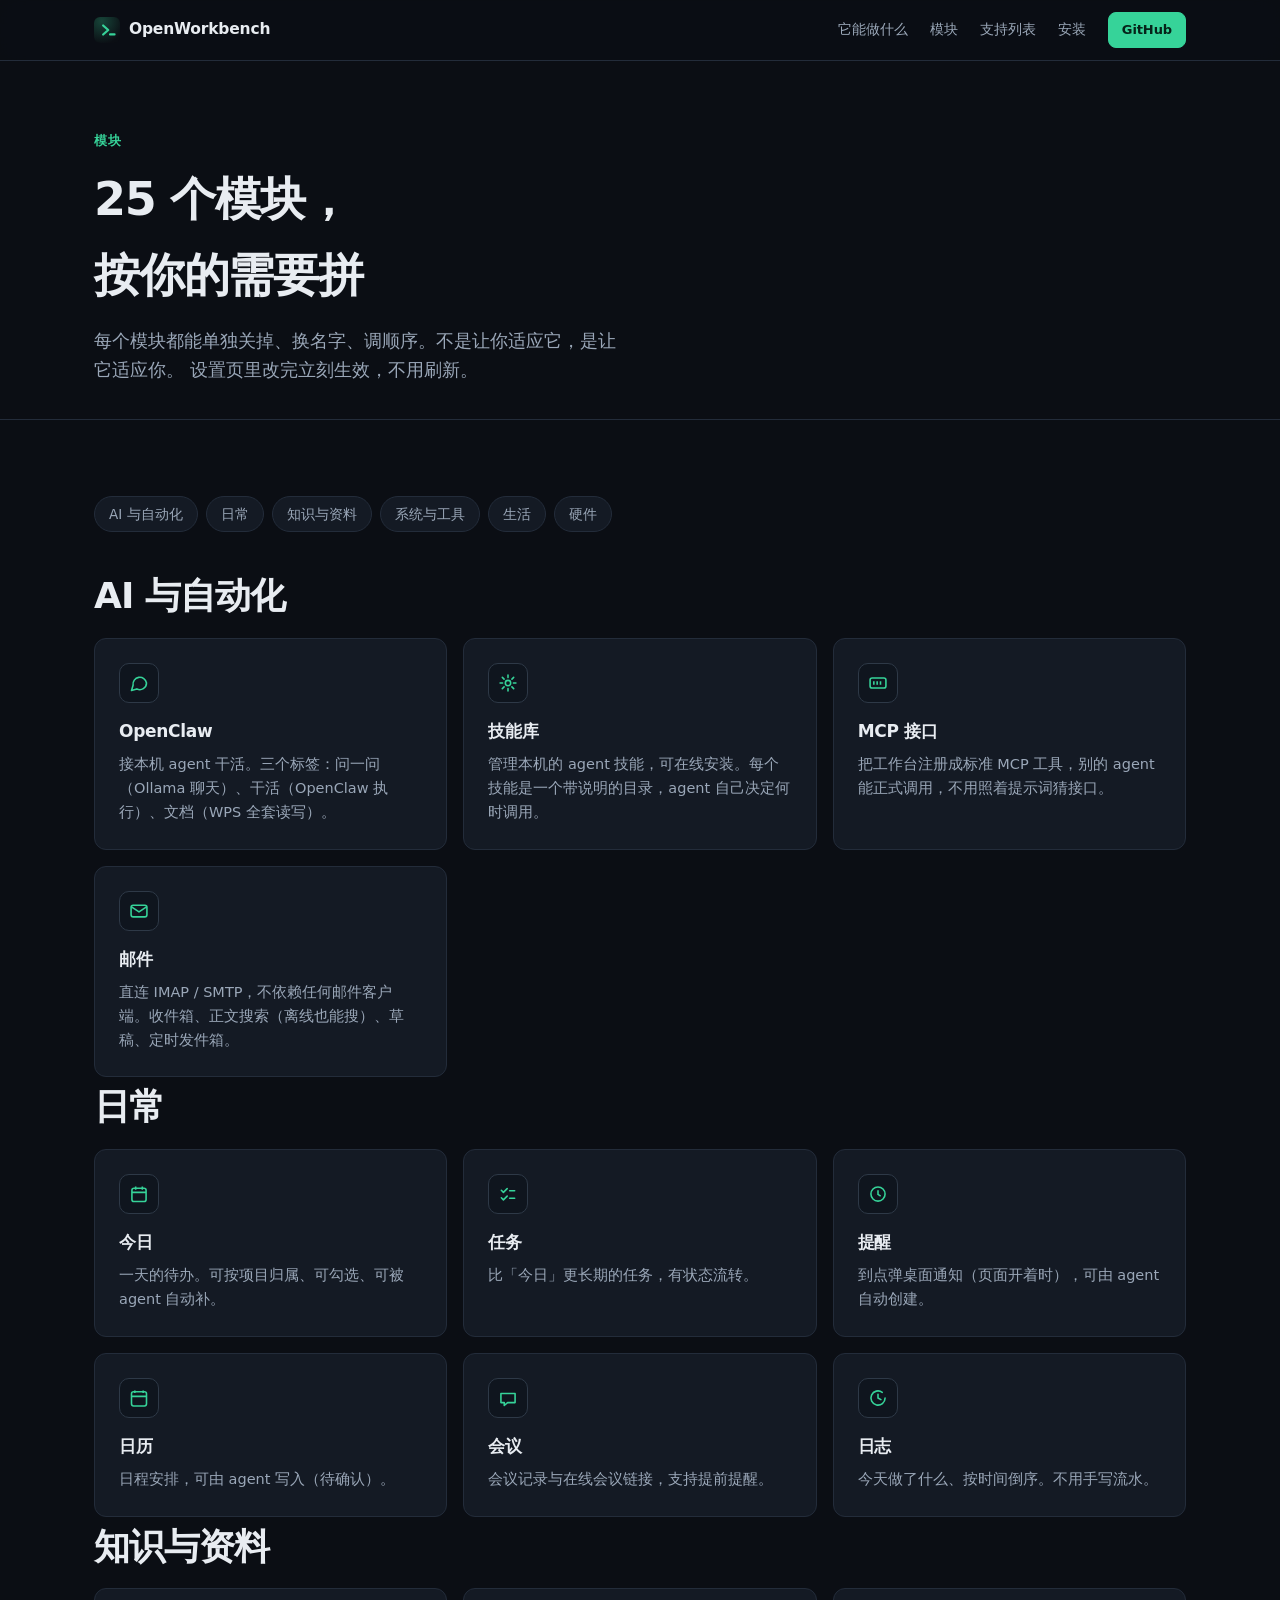
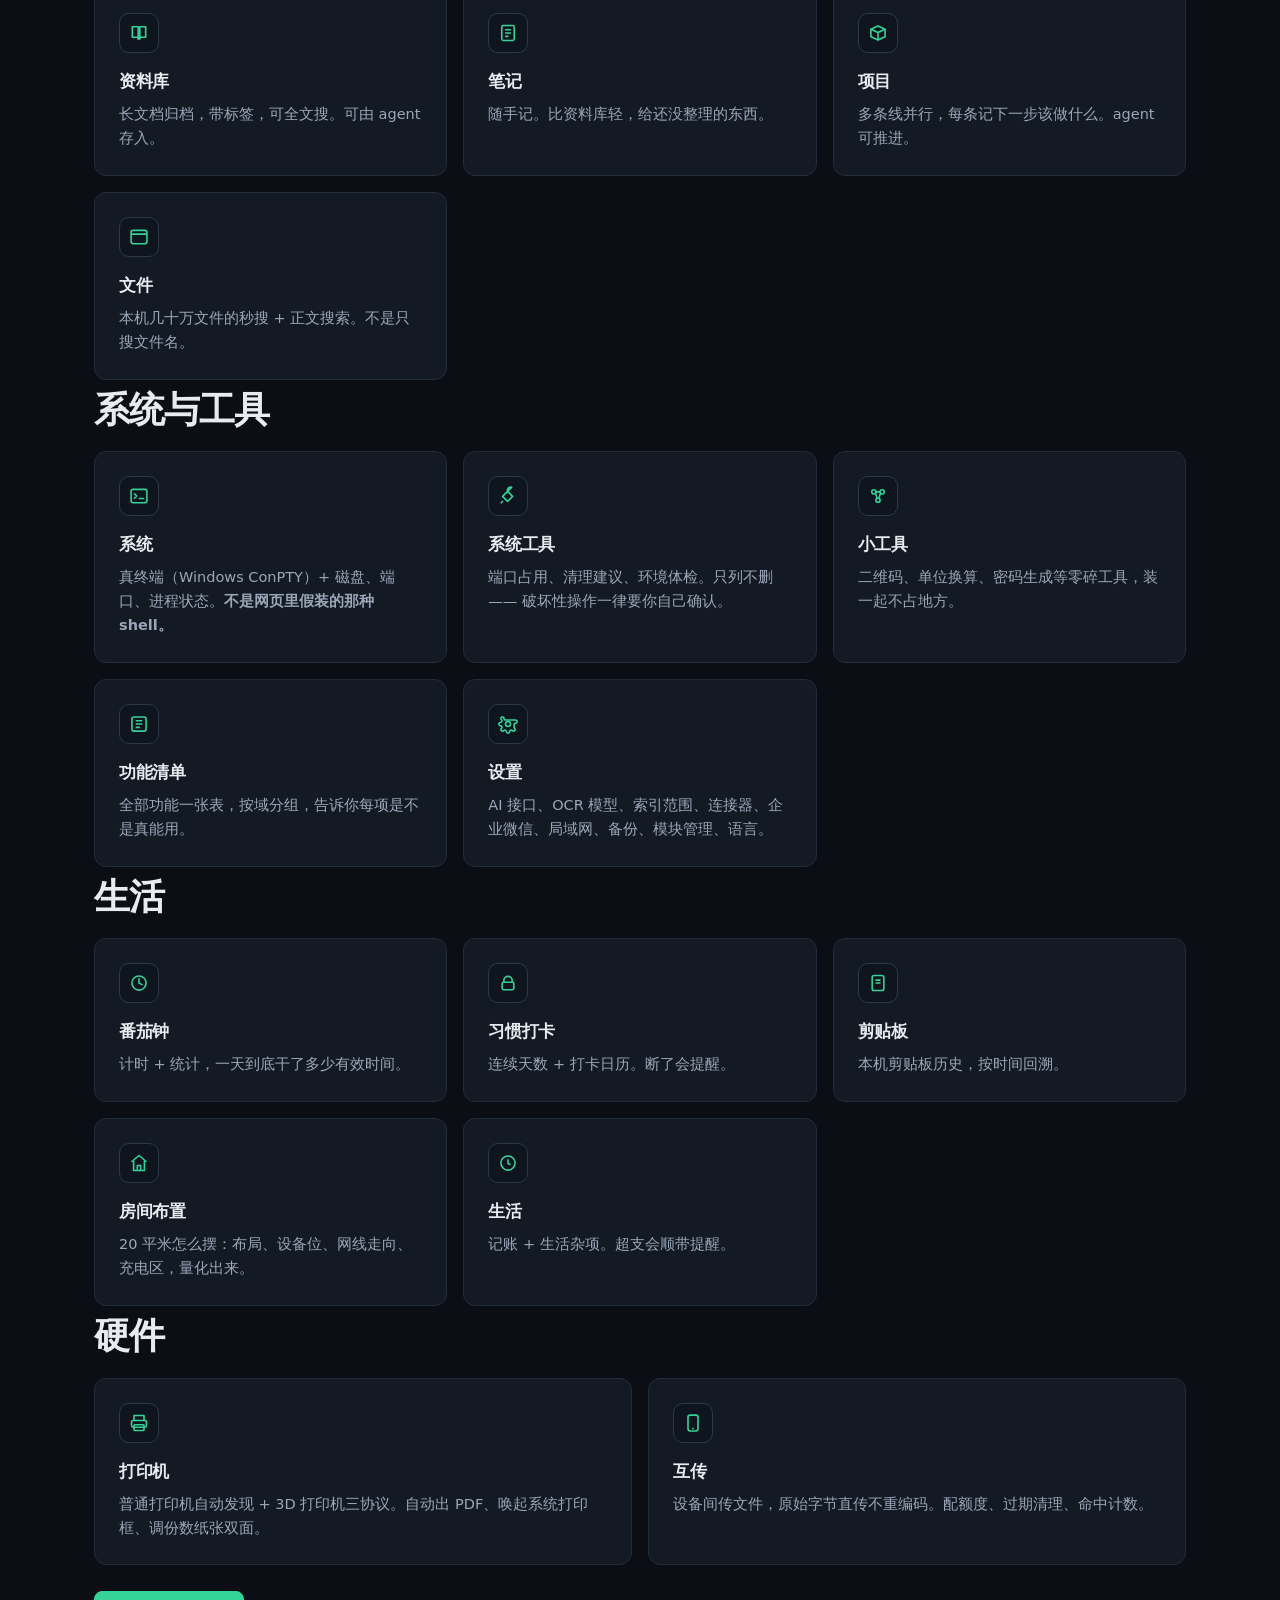
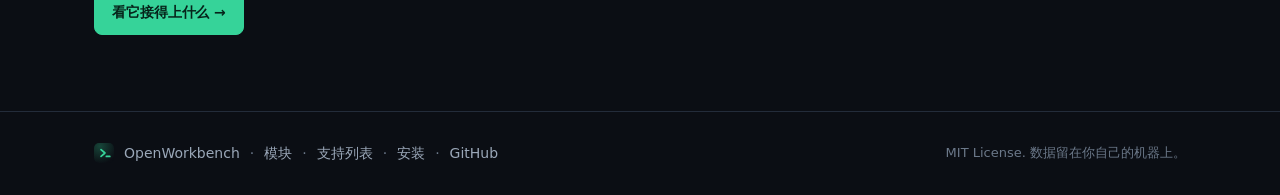
<file: docs/site/modules.html>
<!DOCTYPE html>
<html lang="zh-CN">
<head>
<meta charset="utf-8">
<meta name="viewport" content="width=device-width, initial-scale=1, viewport-fit=cover">
<title>25 个模块 — OpenWorkbench</title>
<meta name="description" content="OpenWorkbench 的 25 个可配置模块：今日、任务、文件、OpenClaw、技能库、日历、会议、邮件、项目、笔记、资料库、系统、设置、生活、房间、番茄钟、习惯打卡、剪贴板、提醒、日志、小工具、系统工具、功能清单、互传、打印机。每个都能开关、改名、调顺序。">
<meta property="og:title" content="25 个模块 — OpenWorkbench">
<meta property="og:description" content="每个模块都能单独开关、改名、调顺序。">
<meta property="og:image" content="assets/og.png">
<link rel="icon" href="assets/icon.svg" type="image/svg+xml">
<link rel="apple-touch-icon" href="assets/icon-192.png">
<link rel="stylesheet" href="style.css">
</head>
<body>

<header class="nav" id="nav">
  <div class="wrap nav-in">
    <button id="burger" aria-label="菜单" aria-expanded="false" aria-controls="navPanel"><span></span></button>
    <a class="brand" href="index.html"><img src="assets/icon.svg" alt="" width="26" height="26"><span>OpenWorkbench</span></a>
    <nav class="links">
      <a href="index.html#does">它能做什么</a>
      <a href="modules.html">模块</a>
      <a href="integrations.html">支持列表</a>
      <a href="install.html">安装</a>
      <a href="https://github.com/ZhangZhangooo/open-workbench" class="btn btn-sm">GitHub</a>
    </nav>
  </div>
</header>

<div class="nav-panel" id="navPanel">
  <a href="index.html">首页</a>
  <a href="modules.html">25 个模块</a>
  <a href="integrations.html">支持列表</a>
  <a href="install.html">安装与运行</a>
  <a href="https://github.com/ZhangZhangooo/open-workbench">GitHub 仓库</a>
</div>

<main>

<section class="pagehead">
  <div class="wrap">
    <p class="kicker">模块</p>
    <h1>25 个模块，<br>按你的需要拼</h1>
    <p class="lede">
      每个模块都能单独关掉、换名字、调顺序。不是让你适应它，是让它适应你。
      设置页里改完立刻生效，不用刷新。
    </p>
  </div>
</section>

<section>
  <div class="wrap">
    <div class="subnav">
      <a href="#ai">AI 与自动化</a>
      <a href="#day">日常</a>
      <a href="#know">知识与资料</a>
      <a href="#system">系统与工具</a>
      <a href="#life">生活</a>
      <a href="#hardware">硬件</a>
    </div>

    <!-- ===== AI 与自动化 ===== -->
    <h2 id="ai">AI 与自动化</h2>
    <div class="cards">
      <article class="card"><div class="ico"><svg viewBox="0 0 24 24" fill="none" stroke="currentColor" stroke-width="1.9" stroke-linejoin="round"><path d="M21 12a8 8 0 0 1-11.6 7.1L3 21l1.9-6.4A8 8 0 1 1 21 12z"/></svg></div>
        <h3>OpenClaw</h3><p>接本机 agent 干活。三个标签：问一问（Ollama 聊天）、干活（OpenClaw 执行）、文档（WPS 全套读写）。</p></article>
      <article class="card"><div class="ico"><svg viewBox="0 0 24 24" fill="none" stroke="currentColor" stroke-width="1.9" stroke-linecap="round"><circle cx="12" cy="12" r="3.2"/><path d="M12 2.5v3M12 18.5v3M2.5 12h3M18.5 12h3M5.2 5.2l2.1 2.1M16.7 16.7l2.1 2.1M18.8 5.2l-2.1 2.1M7.3 16.7l-2.1 2.1"/></svg></div>
        <h3>技能库</h3><p>管理本机的 agent 技能，可在线安装。每个技能是一个带说明的目录，agent 自己决定何时调用。</p></article>
      <article class="card"><div class="ico"><svg viewBox="0 0 24 24" fill="none" stroke="currentColor" stroke-width="1.9" stroke-linejoin="round"><rect x="2.5" y="6" width="19" height="12" rx="2.5"/><path d="M7 10v4M11 10v4M15 10v4"/></svg></div>
        <h3>MCP 接口</h3><p>把工作台注册成标准 MCP 工具，别的 agent 能正式调用，不用照着提示词猜接口。</p></article>
      <article class="card"><div class="ico"><svg viewBox="0 0 24 24" fill="none" stroke="currentColor" stroke-width="1.9" stroke-linejoin="round"><rect x="2.5" y="5" width="19" height="14" rx="2.5"/><path d="M3 7l9 6 9-6"/></svg></div>
        <h3>邮件</h3><p>直连 IMAP / SMTP，不依赖任何邮件客户端。收件箱、正文搜索（离线也能搜）、草稿、定时发件箱。</p></article>
    </div>

    <!-- ===== 日常 ===== -->
    <h2 id="day">日常</h2>
    <div class="cards">
      <article class="card"><div class="ico"><svg viewBox="0 0 24 24" fill="none" stroke="currentColor" stroke-width="1.9" stroke-linejoin="round"><rect x="3.5" y="5" width="17" height="16" rx="2.5"/><path d="M3.5 10h17M8 3v4M16 3v4"/></svg></div>
        <h3>今日</h3><p>一天的待办。可按项目归属、可勾选、可被 agent 自动补。</p></article>
      <article class="card"><div class="ico"><svg viewBox="0 0 24 24" fill="none" stroke="currentColor" stroke-width="1.9" stroke-linecap="round" stroke-linejoin="round"><path d="M4 7.5l2.5 2.5L11 5.5"/><path d="M4 16.5l2.5 2.5L11 14.5"/><path d="M14 8h6M14 17h6"/></svg></div>
        <h3>任务</h3><p>比「今日」更长期的任务，有状态流转。</p></article>
      <article class="card"><div class="ico"><svg viewBox="0 0 24 24" fill="none" stroke="currentColor" stroke-width="1.9" stroke-linejoin="round"><path d="M12 3.5a8.5 8.5 0 1 0 0 17 8.5 8.5 0 0 0 0-17z"/><path d="M12 7.5v5l3.2 2"/></svg></div>
        <h3>提醒</h3><p>到点弹桌面通知（页面开着时），可由 agent 自动创建。</p></article>
      <article class="card"><div class="ico"><svg viewBox="0 0 24 24" fill="none" stroke="currentColor" stroke-width="1.9" stroke-linejoin="round"><rect x="3" y="4.5" width="18" height="17" rx="2.5"/><path d="M7 3v3M17 3v3M3 10h18"/></svg></div>
        <h3>日历</h3><p>日程安排，可由 agent 写入（待确认）。</p></article>
      <article class="card"><div class="ico"><svg viewBox="0 0 24 24" fill="none" stroke="currentColor" stroke-width="1.9" stroke-linecap="round" stroke-linejoin="round"><path d="M3.5 6.5h17v11h-9l-4 3.5v-3.5h-4z"/></svg></div>
        <h3>会议</h3><p>会议记录与在线会议链接，支持提前提醒。</p></article>
      <article class="card"><div class="ico"><svg viewBox="0 0 24 24" fill="none" stroke="currentColor" stroke-width="1.9" stroke-linecap="round" stroke-linejoin="round"><path d="M20.5 12a8.5 8.5 0 1 1-3.4-6.8"/><path d="M12 7.5V12l3.5 2"/></svg></div>
        <h3>日志</h3><p>今天做了什么、按时间倒序。不用手写流水。</p></article>
    </div>

    <!-- ===== 知识与资料 ===== -->
    <h2 id="know">知识与资料</h2>
    <div class="cards">
      <article class="card"><div class="ico"><svg viewBox="0 0 24 24" fill="none" stroke="currentColor" stroke-width="1.9" stroke-linejoin="round"><path d="M4 4.5h6a3 3 0 0 1 3 3v12a2.5 2.5 0 0 0-2.5-2.5H4z"/><path d="M20 4.5h-6a3 3 0 0 0-3 3v12a2.5 2.5 0 0 1 2.5-2.5H20z"/></svg></div>
        <h3>资料库</h3><p>长文档归档，带标签，可全文搜。可由 agent 存入。</p></article>
      <article class="card"><div class="ico"><svg viewBox="0 0 24 24" fill="none" stroke="currentColor" stroke-width="1.9" stroke-linejoin="round"><rect x="4.5" y="3" width="15" height="18" rx="2"/><path d="M8.5 8h7M8.5 12h7M8.5 16h4"/></svg></div>
        <h3>笔记</h3><p>随手记。比资料库轻，给还没整理的东西。</p></article>
      <article class="card"><div class="ico"><svg viewBox="0 0 24 24" fill="none" stroke="currentColor" stroke-width="1.9" stroke-linejoin="round"><path d="M3.5 7.5l8.5-4 8.5 4v9l-8.5 4-8.5-4z"/><path d="M3.5 7.5l8.5 4 8.5-4M12 11.5v9"/></svg></div>
        <h3>项目</h3><p>多条线并行，每条记下一步该做什么。agent 可推进。</p></article>
      <article class="card"><div class="ico"><svg viewBox="0 0 24 24" fill="none" stroke="currentColor" stroke-width="1.9" stroke-linejoin="round"><rect x="2.5" y="4" width="19" height="16" rx="2.5"/><path d="M2.5 8.5h19M6 6.2h.01M9 6.2h.01"/></svg></div>
        <h3>文件</h3><p>本机几十万文件的秒搜 + 正文搜索。不是只搜文件名。</p></article>
    </div>

    <!-- ===== 系统与工具 ===== -->
    <h2 id="system">系统与工具</h2>
    <div class="cards">
      <article class="card"><div class="ico"><svg viewBox="0 0 24 24" fill="none" stroke="currentColor" stroke-width="1.9" stroke-linecap="round" stroke-linejoin="round"><rect x="2.5" y="4" width="19" height="16" rx="2.5"/><path d="M6.5 9.5l3 2.5-3 2.5M12.5 15h5"/></svg></div>
        <h3>系统</h3><p>真终端（Windows ConPTY）+ 磁盘、端口、进程状态。<b>不是网页里假装的那种 shell。</b></p></article>
      <article class="card"><div class="ico"><svg viewBox="0 0 24 24" fill="none" stroke="currentColor" stroke-width="1.9" stroke-linejoin="round"><path d="M14.5 3.5a4 4 0 0 0-5 5L3.5 14.5l6 6 6-6-6-6z" transform="translate(2 -2)"/><path d="M6 18l-2.5 2.5"/></svg></div>
        <h3>系统工具</h3><p>端口占用、清理建议、环境体检。只列不删 —— 破坏性操作一律要你自己确认。</p></article>
      <article class="card"><div class="ico"><svg viewBox="0 0 24 24" fill="none" stroke="currentColor" stroke-width="1.9" stroke-linejoin="round"><circle cx="7" cy="7" r="2.5"/><circle cx="17" cy="7" r="2.5"/><circle cx="12" cy="17" r="2.5"/><path d="M9 8.6l1.8 5.6M15 8.6l-1.8 5.6M9.5 7h5"/></svg></div>
        <h3>小工具</h3><p>二维码、单位换算、密码生成等零碎工具，装一起不占地方。</p></article>
      <article class="card"><div class="ico"><svg viewBox="0 0 24 24" fill="none" stroke="currentColor" stroke-width="1.9" stroke-linejoin="round"><rect x="3.5" y="3.5" width="17" height="17" rx="2.5"/><path d="M8 8h8M8 12h8M8 16h5"/></svg></div>
        <h3>功能清单</h3><p>全部功能一张表，按域分组，告诉你每项是不是真能用。</p></article>
      <article class="card"><div class="ico"><svg viewBox="0 0 24 24" fill="none" stroke="currentColor" stroke-width="1.9" stroke-linejoin="round"><circle cx="12" cy="12" r="3"/><path d="M19.4 15a1.6 1.6 0 0 0 .3 1.8l.1.1a2 2 0 1 1-2.8 2.8l-.1-.1a1.6 1.6 0 0 0-1.8-.3 1.6 1.6 0 0 0-1 1.5V21a2 2 0 1 1-4 0v-.1A1.6 1.6 0 0 0 9 19.4a1.6 1.6 0 0 0-1.8.3l-.1.1a2 2 0 1 1-2.8-2.8l.1-.1a1.6 1.6 0 0 0 .3-1.8 1.6 1.6 0 0 0-1.5-1H3a2 2 0 1 1 0-4h.1A1.6 1.6 0 0 0 4.6 9a1.6 1.6 0 0 0-.3-1.8l-.1-.1a2 2 0 1 1 2.8-2.8l.1.1a1.6 1.6 0 0 0 .3 1.8 1.6 1.6 0 0 0 1.5 1H21a2 2 0 1 1 0 4h-.1a1.6 1.6 0 0 0-1.5 1z"/></svg></div>
        <h3>设置</h3><p>AI 接口、OCR 模型、索引范围、连接器、企业微信、局域网、备份、模块管理、语言。</p></article>
    </div>

    <!-- ===== 生活 ===== -->
    <h2 id="life">生活</h2>
    <div class="cards">
      <article class="card"><div class="ico"><svg viewBox="0 0 24 24" fill="none" stroke="currentColor" stroke-width="1.9" stroke-linecap="round"><circle cx="12" cy="12" r="8.5"/><path d="M12 7v5l3.5 2"/></svg></div>
        <h3>番茄钟</h3><p>计时 + 统计，一天到底干了多少有效时间。</p></article>
      <article class="card"><div class="ico"><svg viewBox="0 0 24 24" fill="none" stroke="currentColor" stroke-width="1.9" stroke-linecap="round" stroke-linejoin="round"><path d="M7 11V9a5 5 0 0 1 10 0v2"/><rect x="5" y="11" width="14" height="9" rx="2"/></svg></div>
        <h3>习惯打卡</h3><p>连续天数 + 打卡日历。断了会提醒。</p></article>
      <article class="card"><div class="ico"><svg viewBox="0 0 24 24" fill="none" stroke="currentColor" stroke-width="1.9" stroke-linejoin="round"><rect x="5" y="3" width="14" height="18" rx="2.5"/><path d="M9 8.5h6M9 12h6"/></svg></div>
        <h3>剪贴板</h3><p>本机剪贴板历史，按时间回溯。</p></article>
      <article class="card"><div class="ico"><svg viewBox="0 0 24 24" fill="none" stroke="currentColor" stroke-width="1.9" stroke-linejoin="round"><path d="M3 10.5L12 3l9 7.5"/><path d="M5.5 9.5V21h13V9.5"/><path d="M10 21v-6h4v6"/></svg></div>
        <h3>房间布置</h3><p>20 平米怎么摆：布局、设备位、网线走向、充电区，量化出来。</p></article>
      <article class="card"><div class="ico"><svg viewBox="0 0 24 24" fill="none" stroke="currentColor" stroke-width="1.9" stroke-linejoin="round"><circle cx="12" cy="12" r="8.5"/><path d="M12 7.5v4.8l3 2"/></svg></div>
        <h3>生活</h3><p>记账 + 生活杂项。超支会顺带提醒。</p></article>
    </div>

    <!-- ===== 硬件 ===== -->
    <h2 id="hardware">硬件</h2>
    <div class="cards">
      <article class="card"><div class="ico"><svg viewBox="0 0 24 24" fill="none" stroke="currentColor" stroke-width="1.9" stroke-linejoin="round"><path d="M6 9V3h12v6"/><rect x="3" y="9" width="18" height="8" rx="2"/><rect x="6" y="14" width="12" height="7" rx="1"/></svg></div>
        <h3>打印机</h3><p>普通打印机自动发现 + 3D 打印机三协议。自动出 PDF、唤起系统打印框、调份数纸张双面。</p></article>
      <article class="card"><div class="ico"><svg viewBox="0 0 24 24" fill="none" stroke="currentColor" stroke-width="1.9" stroke-linejoin="round"><rect x="6" y="2.5" width="12" height="19" rx="2.5"/><path d="M11 18.5h2"/></svg></div>
        <h3>互传</h3><p>设备间传文件，原始字节直传不重编码。配额度、过期清理、命中计数。</p></article>
    </div>

    <div class="more">
      <a class="btn" href="integrations.html">看它接得上什么 →</a>
    </div>
  </div>
</section>

</main>

<footer>
  <div class="wrap foot">
    <div class="foot-l">
      <img src="assets/icon.svg" alt="" width="20" height="20">
      <span>OpenWorkbench</span><span class="sep">·</span>
      <a href="modules.html">模块</a><span class="sep">·</span>
      <a href="integrations.html">支持列表</a><span class="sep">·</span>
      <a href="install.html">安装</a><span class="sep">·</span>
      <a href="https://github.com/ZhangZhangooo/open-workbench">GitHub</a>
    </div>
    <p class="foot-r">MIT License. 数据留在你自己的机器上。</p>
  </div>
</footer>

<script src="app.js"></script>
</body>
</html>
</file>
<file: docs/site/style.css>
/* OpenWorkbench 官网样式
 *
 * 配色：近黑底 + 品牌绿（与工作台界面、封面完全一致）
 *   实测 openclaw.ai 用的是橙红 rgb(245,101,74)，这里按自己的品牌色走。
 * 布局骨架参照它的「大标题 + 产品截图 + 分节卡片」节奏。
 */

:root {
  --bg:        #0b0e14;   /* 与工作台 theme 同色 */
  --bg-2:      #11161f;
  --panel:     #141a24;
  --panel-2:   #1a212c;
  --line:      #232c3a;
  --line-2:    #2e3947;
  --ink:       #e8ecf1;
  --ink-2:     #9aa7b8;
  --ink-3:     #6b7889;
  --accent:    #36d399;   /* 品牌绿 */
  --accent-2:  #5fe0b3;
  --accent-dk: #0f151e;
  --warn:      #e8b339;
  --no:        #6b7889;
  --r:         12px;
  --r-sm:      8px;
  --maxw:      1140px;
  --f: "Inter", "Segoe UI", -apple-system, "PingFang SC",
       "Microsoft YaHei", system-ui, sans-serif;
  --mono: "Cascadia Code", "SF Mono", Consolas, "Liberation Mono", monospace;
}

* { margin: 0; padding: 0; box-sizing: border-box; }

html { scroll-behavior: smooth; scroll-padding-top: 76px; }

body {
  background: var(--bg);
  color: var(--ink);
  font-family: var(--f);
  font-size: 16px;
  line-height: 1.65;
  -webkit-font-smoothing: antialiased;
  overflow-x: hidden;
}

a { color: inherit; text-decoration: none; }
img { max-width: 100%; display: block; }
code { font-family: var(--mono); font-size: .92em; }

.wrap { max-width: var(--maxw); margin: 0 auto; padding: 0 24px; }

/* ---------------- 导航 ---------------- */

.nav {
  position: sticky; top: 0; z-index: 50;
  background: rgba(11, 14, 20, .82);
  backdrop-filter: saturate(160%) blur(14px);
  -webkit-backdrop-filter: saturate(160%) blur(14px);
  border-bottom: 1px solid var(--line);
}
.nav-in {
  display: flex; align-items: center; justify-content: space-between;
  height: 60px;
}
.brand {
  display: flex; align-items: center; gap: 9px;
  font-weight: 600; font-size: 15.5px; letter-spacing: -.2px;
}
.brand img { border-radius: 6px; }
.links { display: flex; align-items: center; gap: 22px; }
.links > a:not(.btn) {
  font-size: 14px; color: var(--ink-2); transition: color .15s;
}
.links > a:not(.btn):hover { color: var(--ink); }

/* ---------------- 按钮 ---------------- */

.btn {
  display: inline-flex; align-items: center; justify-content: center;
  padding: 9px 17px; border-radius: var(--r-sm);
  border: 1px solid var(--accent);
  background: var(--accent); color: #06231a;
  font-size: 14px; font-weight: 600; letter-spacing: -.1px;
  transition: transform .12s, background .15s, border-color .15s;
  white-space: nowrap;
}
.btn:hover { background: var(--accent-2); border-color: var(--accent-2); transform: translateY(-1px); }
.btn:active { transform: translateY(0); }
.btn-ghost { background: transparent; color: var(--ink); border-color: var(--line-2); }
.btn-ghost:hover { background: var(--panel-2); border-color: var(--accent); color: var(--ink); }
.btn-sm { padding: 6px 13px; font-size: 13px; }
.btn-lg { padding: 12px 24px; font-size: 15.5px; }

/* ---------------- HERO ---------------- */

.hero { padding: 84px 0 60px; }
.hero-in {
  display: grid; grid-template-columns: 1fr 1fr;
  gap: 56px; align-items: center;
}
.eyebrow {
  font-size: 12.5px; font-weight: 600; letter-spacing: 1.4px;
  text-transform: uppercase; color: var(--accent); margin-bottom: 18px;
}
.hero h1 {
  font-size: clamp(34px, 4.6vw, 56px);
  line-height: 1.14; font-weight: 650; letter-spacing: -1.6px;
  margin-bottom: 22px;
}
.hero h1 em { font-style: normal; color: var(--accent); }
.lede { font-size: 17.5px; color: var(--ink-2); margin-bottom: 30px; max-width: 30em; }
.cta { display: flex; gap: 12px; flex-wrap: wrap; margin-bottom: 26px; }

.term {
  background: var(--accent-dk); border: 1px solid var(--line);
  border-left: 3px solid var(--accent);
  border-radius: var(--r-sm); padding: 14px 16px;
  font-family: var(--mono); font-size: 13.5px; color: var(--ink);
  overflow-x: auto; margin-bottom: 8px;
}
.cmdrow { display: flex; gap: 8px; align-items: stretch; margin-bottom: 8px; }
.cmdrow .term { flex: 1; margin-bottom: 0; }
.cmdrow .copy { align-self: stretch; padding: 0 13px; flex: none; }
.tiny { font-size: 13px; color: var(--ink-3); }
.tiny code {
  background: var(--panel-2); padding: 1.5px 6px;
  border-radius: 5px; color: var(--accent);
}

.more { margin-top: 26px; }

/* 浏览器外框 */
.browser {
  border: 1px solid var(--line-2); border-radius: var(--r);
  overflow: hidden; background: var(--panel);
  box-shadow: 0 24px 64px rgba(0, 0, 0, .5);
}
.browser .bar {
  display: flex; align-items: center; gap: 7px;
  height: 32px; padding: 0 12px;
  background: #0f151e; border-bottom: 1px solid var(--line);
}
.d { width: 9px; height: 9px; border-radius: 50%; background: #2c3644; }
.d.a { background: #e05c5c; } .d.b { background: #e0b25c; } .d.c { background: #5cbe7a; }
.browser .bar span {
  margin-left: 6px; font-size: 11.5px; color: var(--ink-3);
  font-family: var(--mono);
}

/* ---------------- 数据条 ---------------- */

.pills {
  list-style: none; display: flex; flex-wrap: wrap; gap: 10px;
  padding: 30px 0 12px; border-top: 1px solid var(--line);
  margin-top: 8px;
}
.pills li {
  background: var(--panel); border: 1px solid var(--line);
  border-radius: 999px; padding: 7px 17px;
  font-size: 13.5px; color: var(--ink-2);
}
.pills b { color: var(--accent); font-weight: 650; font-size: 15px; margin-right: 3px; }

/* ---------------- 通用分节 ---------------- */

section { padding: 76px 0; }
section:nth-of-type(even) { border-top: 1px solid var(--line); }

.kicker {
  font-size: 12.5px; font-weight: 600; letter-spacing: 1.4px;
  text-transform: uppercase; color: var(--accent); margin-bottom: 10px;
}
section h2 {
  font-size: clamp(26px, 3.2vw, 36px); font-weight: 650;
  letter-spacing: -.9px; margin-bottom: 12px;
}
.sec-lede { color: var(--ink-2); margin-bottom: 38px; }

/* ---------------- 功能卡 ---------------- */

.cards {
  display: grid; grid-template-columns: repeat(auto-fit, minmax(290px, 1fr));
  gap: 16px;
}
.card {
  background: var(--panel); border: 1px solid var(--line);
  border-radius: var(--r); padding: 24px;
  transition: border-color .18s, transform .18s;
}
.card:hover { border-color: var(--line-2); transform: translateY(-2px); }
.card h3 { font-size: 17px; font-weight: 620; margin: 14px 0 8px; letter-spacing: -.3px; }
.card p { color: var(--ink-2); font-size: 14.5px; }

/* 功能图标：内联 SVG。
   ⚠️ **别用 data:image/svg+xml 的 url()**：SVG 里 `xmlns="http://www.w3.org/2000/svg"`
   含 `#`… 不，那个没有 #；真正的原因是 `stroke='%2336d399'` 里虽有转义，
   但 `xmlns` 里的 `http://` 配合未转义的引号在部分浏览器里仍会截断，
   实测 6 个图标全部 backgroundImage 被判为无效（图标框全空）。
   内联 SVG 没有这些坑，还省了 base64/转义，浏览器直接渲染。 */

.ico {
  width: 40px; height: 40px; border-radius: 10px;
  background: var(--accent-dk); border: 1px solid var(--line-2);
  display: flex; align-items: center; justify-content: center;
  flex: none; color: var(--accent);
}
.ico svg { width: 20px; height: 20px; display: block; }

/* ---------------- 支持列表 ---------------- */

.sup-grid {
  display: grid; grid-template-columns: repeat(auto-fit, minmax(310px, 1fr));
  gap: 16px; margin-bottom: 46px;
}
.sup {
  background: var(--panel); border: 1px solid var(--line);
  border-radius: var(--r); padding: 22px;
}
.sup h3 {
  font-size: 13px; font-weight: 650; letter-spacing: 1px;
  text-transform: uppercase; color: var(--accent);
  margin-bottom: 14px;
}
.chips { list-style: none; display: flex; flex-wrap: wrap; gap: 7px; margin-bottom: 12px; }
.chips li {
  background: var(--panel-2); border: 1px solid var(--line-2);
  border-radius: 6px; padding: 4px 10px; font-size: 13px; color: var(--ink);
}
.chips .ok { color: var(--accent); border-color: var(--accent); }
.note { font-size: 13px; color: var(--ink-3); line-height: 1.6; }
.note code, .sup .note code {
  background: var(--panel-2); padding: 1px 5px; border-radius: 4px;
  color: var(--accent-2); font-size: 12.5px;
}

.plat-h { font-size: 18px; font-weight: 620; margin-bottom: 16px; }
.table-wrap { border: 1px solid var(--line); border-radius: var(--r); overflow: hidden; }
table { width: 100%; border-collapse: collapse; font-size: 14.5px; }
th, td { padding: 13px 18px; text-align: left; border-bottom: 1px solid var(--line); }
th { background: var(--panel-2); font-weight: 600; font-size: 13px; letter-spacing: .3px; color: var(--ink-2); }
tbody tr:last-child td { border-bottom: none; }
tbody tr:hover { background: rgba(255, 255, 255, .018); }
td.ok { color: var(--accent); font-weight: 500; }
td.no { color: var(--no); }

/* ---------------- 界面截图 ---------------- */

.shots {
  display: grid; grid-template-columns: 1.6fr 1fr;
  gap: 26px; align-items: start;
}
figure { margin: 0; }
figure figcaption { font-size: 13.5px; color: var(--ink-3); margin-top: 12px; }
.browser.sm .bar { height: 28px; }

.phone {
  max-width: 260px; margin: 0 auto;
  border: 7px solid #1d2531; border-radius: 26px;
  overflow: hidden; background: var(--panel);
  box-shadow: 0 20px 50px rgba(0, 0, 0, .5);
}
.phone .notch {
  height: 16px; background: #1d2531;
  display: flex; align-items: center; justify-content: center;
}
.phone .notch::after {
  content: ""; width: 44px; height: 4px; border-radius: 2px;
  background: #3a465a;
}

/* ---------------- 快速开始 ---------------- */

.steps { display: grid; gap: 14px; margin-bottom: 30px; }
.step {
  display: flex; gap: 18px; align-items: flex-start;
  background: var(--panel); border: 1px solid var(--line);
  border-radius: var(--r); padding: 20px 22px;
}
.step .n {
  flex: none; width: 30px; height: 30px; border-radius: 50%;
  background: var(--accent-dk); border: 1px solid var(--accent);
  color: var(--accent); font-size: 14px; font-weight: 650;
  display: flex; align-items: center; justify-content: center;
}
.step > div { flex: 1; min-width: 0; }
.step h3 { font-size: 15.5px; font-weight: 600; margin-bottom: 9px; }
.step pre {
  background: var(--accent-dk); border: 1px solid var(--line);
  border-radius: var(--r-sm); padding: 11px 14px;
  font-family: var(--mono); font-size: 13px; overflow-x: auto;
  color: var(--ink); margin-bottom: 8px;
}
.step .note code {
  background: var(--panel-2); padding: 1px 5px; border-radius: 4px;
  color: var(--accent-2); font-size: 12.5px;
}

.reqs {
  background: var(--panel); border: 1px solid var(--line);
  border-radius: var(--r); padding: 24px;
}
.reqs h3 { font-size: 16px; font-weight: 620; margin-bottom: 13px; }
.reqs ul { list-style: none; display: grid; gap: 9px; }
.reqs li { font-size: 14.5px; color: var(--ink-2); padding-left: 16px; position: relative; }
.reqs li::before { content: ""; position: absolute; left: 0; top: 9px;
  width: 5px; height: 5px; border-radius: 50%; background: var(--accent); }
.reqs b { color: var(--ink); }
.reqs code, .why code {
  background: var(--panel-2); padding: 1.5px 6px; border-radius: 4px;
  color: var(--accent-2); font-size: 13px;
}

/* ---------------- 为什么 ---------------- */

.why-grid {
  display: grid; grid-template-columns: repeat(auto-fit, minmax(250px, 1fr));
  gap: 16px;
}
.why {
  background: var(--panel); border: 1px solid var(--line);
  border-left: 2px solid var(--accent);
  border-radius: var(--r-sm); padding: 20px;
}
.why h3 { font-size: 15.5px; font-weight: 620; margin-bottom: 8px; }
.why p { font-size: 14px; color: var(--ink-2); }

/* ---------------- 结尾 CTA ---------------- */

.final {
  text-align: center; padding: 90px 0;
  border-top: 1px solid var(--line);
  background:
    radial-gradient(1000px 340px at 50% 0%, rgba(54, 211, 153, .07), transparent 70%);
}
.final h2 { font-size: clamp(28px, 3.6vw, 40px); margin-bottom: 14px; }
.final .lede { margin: 0 auto 30px; }
.final .cta { justify-content: center; }

/* ---------------- 页脚 ---------------- */

footer { border-top: 1px solid var(--line); padding: 30px 0; }
.foot {
  display: flex; align-items: center; justify-content: space-between;
  gap: 16px; flex-wrap: wrap;
}
.foot-l { display: flex; align-items: center; gap: 10px; font-size: 14px; color: var(--ink-2); }
.foot-l img { border-radius: 5px; }
.foot-l a:hover { color: var(--accent); }
.sep { color: var(--ink-3); }
.foot-r { font-size: 13px; color: var(--ink-3); }

/* ---------------- 响应式 ---------------- */

@media (max-width: 900px) {
  .hero-in { grid-template-columns: 1fr; gap: 40px; }
  .hero { padding: 56px 0 44px; }
  .shots { grid-template-columns: 1fr; }
  section { padding: 58px 0; }
}
@media (max-width: 640px) {
  .wrap { padding: 0 18px; }
  .links { gap: 14px; }
  .links > a:not(.btn) { display: none; }
  .hero h1 { letter-spacing: -1px; }
  .btn-lg { width: 100%; }
  .cta { flex-direction: column; }
  .foot { flex-direction: column; align-items: flex-start; }
}

/* =========================================================================
   交互层（对齐 openclaw.ai 的实测行为：573 个元素带 transition + IO 进场）
   ========================================================================= */

/* 进场动画：默认隐形，滚进视口加 .in 显形。
   ⚠️ 无 JS 时必须也能看见 —— 所以 :root 没加 .js 之前就用 .reveal 的初始态，
   而 app.js 只在支持 IntersectionObserver 时才给元素加 .reveal class。
   这样「JS 挂了」和「不开 JS」都是可读页面，而不是一片空白。 */
.reveal {
  opacity: 0;
  transform: translateY(18px);
  transition: opacity .55s cubic-bezier(.22, 1, .36, 1),
              transform .55s cubic-bezier(.22, 1, .36, 1);
}
.reveal.in { opacity: 1; transform: none; }

/* 同类元素错峰进场，避免整排一起"啪"地出现 */
.cards .reveal:nth-child(2), .sup-grid .reveal:nth-child(2),
.why-grid .reveal:nth-child(2), .shots .reveal:nth-child(2),
.steps .reveal:nth-child(2) { transition-delay: .06s; }
.cards .reveal:nth-child(3), .sup-grid .reveal:nth-child(3),
.why-grid .reveal:nth-child(3), .shots .reveal:nth-child(3),
.steps .reveal:nth-child(3) { transition-delay: .12s; }
.cards .reveal:nth-child(4), .sup-grid .reveal:nth-child(4),
.why-grid .reveal:nth-child(4) { transition-delay: .18s; }
.cards .reveal:nth-child(5), .sup-grid .reveal:nth-child(5) { transition-delay: .24s; }
.cards .reveal:nth-child(6), .sup-grid .reveal:nth-child(6) { transition-delay: .30s; }

/* 尊重系统的"减少动态效果"设置 —— 这是无障碍底线 */
@media (prefers-reduced-motion: reduce) {
  html { scroll-behavior: auto; }
  *, *::before, *::after {
    animation-duration: .001ms !important;
    transition-duration: .001ms !important;
  }
  .reveal { opacity: 1 !important; transform: none !important; }
}

/* 导航滚动态 */
.nav { transition: background .25s, border-color .25s, box-shadow .25s; }
.nav.scrolled {
  background: rgba(11, 14, 20, .93);
  border-bottom-color: var(--line-2);
  box-shadow: 0 8px 28px rgba(0, 0, 0, .38);
}
.nav .links > a { transition: color .15s; }
.nav .links > a.on { color: var(--accent); }

/* 卡片 hover：抬起来 + 边框发亮 + 图标跟着放大 */
.card, .sup, .why, .step { transition: border-color .2s, transform .2s, background .2s; }
.card:hover, .sup:hover { border-color: var(--accent); transform: translateY(-3px); }
.card:hover .ico { border-color: var(--accent); transform: scale(1.06); }
.ico { transition: border-color .2s, transform .2s; }
.why:hover { background: var(--panel-2); }

/* 芯片 hover */
.chips li { transition: border-color .16s, background .16s, color .16s; }
.chips li:hover { border-color: var(--accent); color: var(--accent); }

/* 表格行 hover 已有；再加左侧高亮条 */
tbody tr { transition: background .16s; }

/* 数字胶囊：等数字滚动到位 */
.pills b { display: inline-block; min-width: 1ch; }

/* 复制按钮 */
.copy {
  background: var(--accent-dk); border: 1px solid var(--line-2);
  color: var(--ink-2); border-radius: 6px; cursor: pointer;
  font-family: var(--mono); font-size: 12px; padding: 3px 9px;
  transition: border-color .15s, color .15s, background .15s;
}
.copy:hover { border-color: var(--accent); color: var(--accent); }
.copy.ok { border-color: var(--accent); color: #06231a; background: var(--accent); }

/* 移动端抽屉菜单 */
#burger {
  display: none; background: transparent; border: 0;
  width: 38px; height: 38px; cursor: pointer; padding: 0;
  position: relative;
}
#burger span, #burger::before, #burger::after {
  content: ""; position: absolute; left: 9px; right: 9px; height: 2px;
  background: var(--ink); border-radius: 2px;
  transition: transform .22s, opacity .18s;
}
#burger::before { top: 13px; } #burger span { top: 18px; } #burger::after { top: 23px; }
#burger.on::before { transform: translateY(5px) rotate(45deg); }
#burger.on span { opacity: 0; }
#burger.on::after { transform: translateY(-5px) rotate(-45deg); }

.nav-panel {
  position: fixed; inset: 60px 0 auto; z-index: 49;
  background: var(--bg-2); border-bottom: 1px solid var(--line);
  padding: 10px 24px 22px;
  transform: translateY(-8px); opacity: 0; pointer-events: none;
  transition: opacity .2s, transform .2s;
}
.nav-panel.on { opacity: 1; transform: none; pointer-events: auto; }
.nav-panel a {
  display: block; padding: 13px 0; font-size: 16px;
  border-bottom: 1px solid var(--line); color: var(--ink);
}
.nav-panel a:last-child { border-bottom: 0; }
.nav-panel a:hover { color: var(--accent); }
body.nav-lock { overflow: hidden; }

@media (max-width: 760px) {
  #burger { display: block; }
  .nav-in { gap: 12px; }
}

/* 表格窄屏提示 */
.table-hint {
  display: none; font-size: 12.5px; color: var(--ink-3);
  margin-bottom: 10px;
}

/* 页内小标题导航（次级页面用） */
.subnav {
  display: flex; flex-wrap: wrap; gap: 8px;
  margin: 0 0 34px;
}
.subnav a {
  font-size: 13.5px; color: var(--ink-2);
  background: var(--panel); border: 1px solid var(--line);
  border-radius: 999px; padding: 6px 14px;
  transition: border-color .16s, color .16s;
}
.subnav a:hover { border-color: var(--accent); color: var(--accent); }

/* 页头（次级页面） */
.pagehead { padding: 70px 0 34px; }
.pagehead h1 {
  font-size: clamp(30px, 4vw, 46px); font-weight: 650;
  letter-spacing: -1.2px; margin-bottom: 14px;
}
.pagehead .lede { margin-bottom: 0; }
</file>
